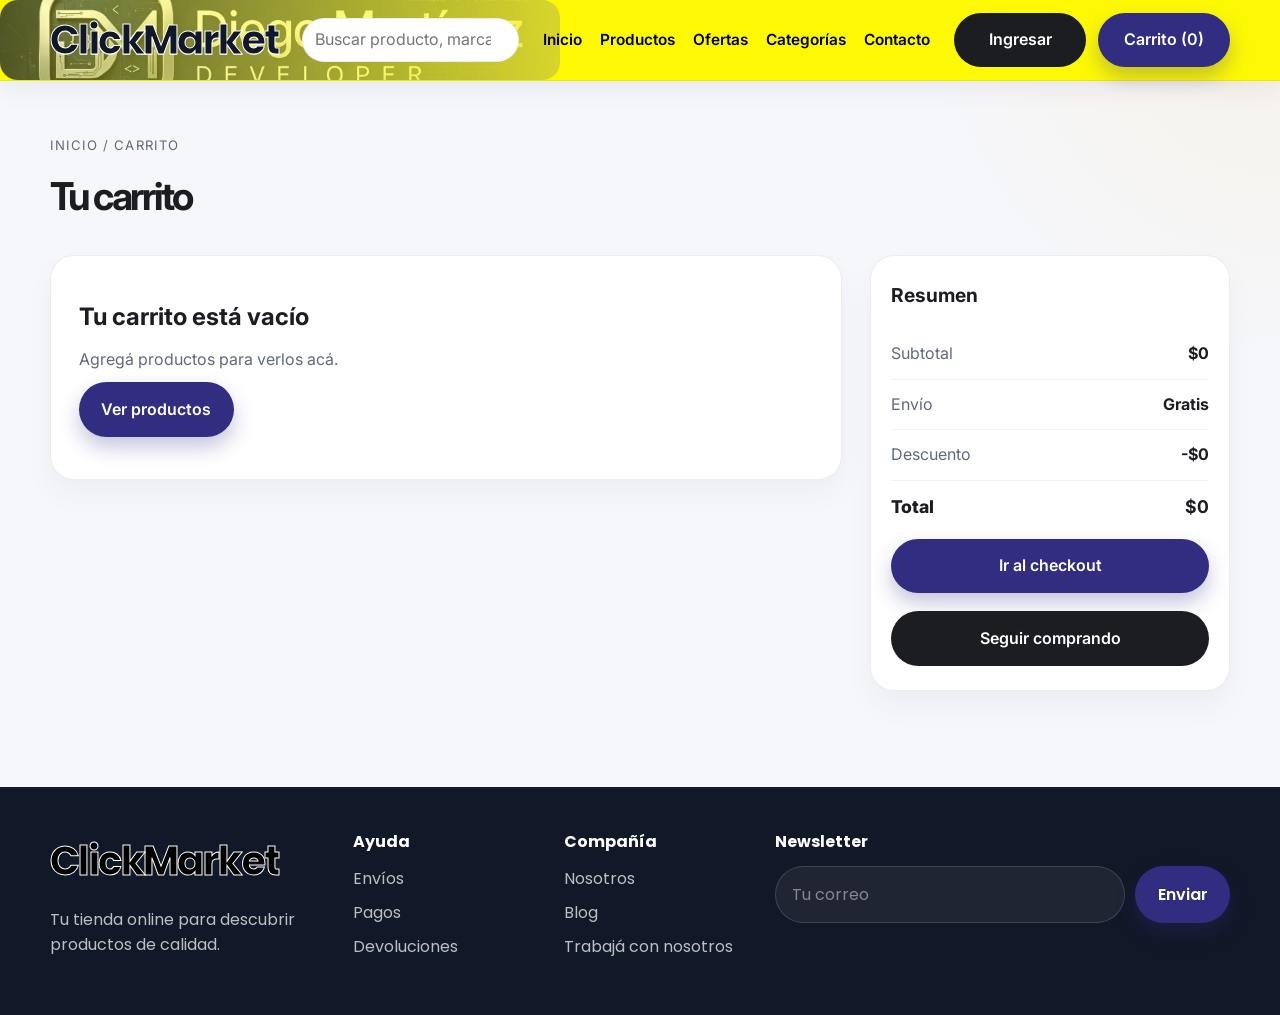
<file: carrito.html>
<!DOCTYPE html>
<html lang="es">
  <head>
    <meta charset="UTF-8" />
    <meta name="viewport" content="width=device-width, initial-scale=1.0" />
    <title>Carrito | ClickMarket</title>
    <link rel="preconnect" href="https://fonts.googleapis.com" />
    <link rel="preconnect" href="https://fonts.gstatic.com" crossorigin />
    <link
      href="https://fonts.googleapis.com/css2?family=Inter:wght@400;500;600;700;800&family=Poppins:wght@400;500;600;700;800&display=swap"
      rel="stylesheet"
    />
    <link rel="stylesheet" href="./base.css" />
    <link rel="stylesheet" href="./carrito.css" />
  </head>
  <body>
    <header class="topbar">
      <div class="container nav">
        <div class="brand">
          <span>ClickMarket</span>
        </div>

        <form class="search-form" role="search">
          <input class="buscador" type="search" placeholder="Buscar producto, marca o categoría..." aria-label="Buscar producto, marca o categoría" />
        </form>

        <nav class="nav-links" aria-label="Navegación principal">
          <a href="./index.html">Inicio</a>
          <a href="./productos.html">Productos</a>
          <a href="./index.html#ofertas">Ofertas</a>
          <a href="./index.html#categorias">Categorías</a>
          <a href="./contacto.html">Contacto</a>
        </nav>

        <div class="nav-actions">
          <button class="btn btn-light">Ingresar</button>
          <button class="btn btn-primary" type="button">Carrito (0)</button>
        </div>
      </div>
    </header>

    <main class="container page-shell cart-page">
      <div class="page-header">
        <div>
          <div class="breadcrumb">Inicio / Carrito</div>
          <h1>Tu carrito</h1>
        </div>
      </div>

      <section class="cart-layout">
        <div class="cart-items" aria-live="polite"></div>

        <aside class="summary-card">
          <h3>Resumen</h3>
          <div class="summary-row">
            <span>Subtotal</span>
            <strong id="cartSubtotal">$0</strong>
          </div>
          <div class="summary-row">
            <span>Envío</span>
            <strong id="cartShipping">$0</strong>
          </div>
          <div class="summary-row">
            <span>Descuento</span>
            <strong id="cartDiscount">-$0</strong>
          </div>
          <div class="summary-row total">
            <span>Total</span>
            <strong id="cartTotal">$0</strong>
          </div>
          <button class="btn btn-primary full-width" id="checkoutButton" type="button">Ir al checkout</button>
          <button class="btn btn-light full-width" id="continueShoppingButton" type="button">Seguir comprando</button>
        </aside>
      </section>
    </main>

    <footer class="footer">
      <div class="container footer-inner">
        <div>
          <div class="brand footer-brand">
            <span>ClickMarket</span>
          </div>
          <p>Tu tienda online para descubrir productos de calidad.</p>
        </div>

        <div>
          <h4>Ayuda</h4>
          <ul>
            <li><a href="./contacto.html?tipo=envios#reclamos">Envíos</a></li>
            <li><a href="./contacto.html?tipo=pagos#reclamos">Pagos</a></li>
            <li><a href="./contacto.html?tipo=devoluciones#reclamos">Devoluciones</a></li>
          </ul>
        </div>

        <div>
          <h4>Compañía</h4>
          <ul>
            <li><a class="nosotros" href="./nosotros.html">Nosotros</a></li>
            <li><a href="#">Blog</a></li>
            <li><a href="#">Trabajá con nosotros</a></li>
          </ul>
        </div>

        <div>
          <h4>Newsletter</h4>
          <div class="newsletter">
            <input type="email" placeholder="Tu correo" />
            <button class="btn btn-primary">Enviar</button>
          </div>
        </div>
      </div>
    </footer>
    <script src="./productos-data.js"></script>
    <script src="./auth.js"></script>
    <script src="./carrito.js"></script>
    <script src="./search.js"></script>
  </body>
</html>
</file>
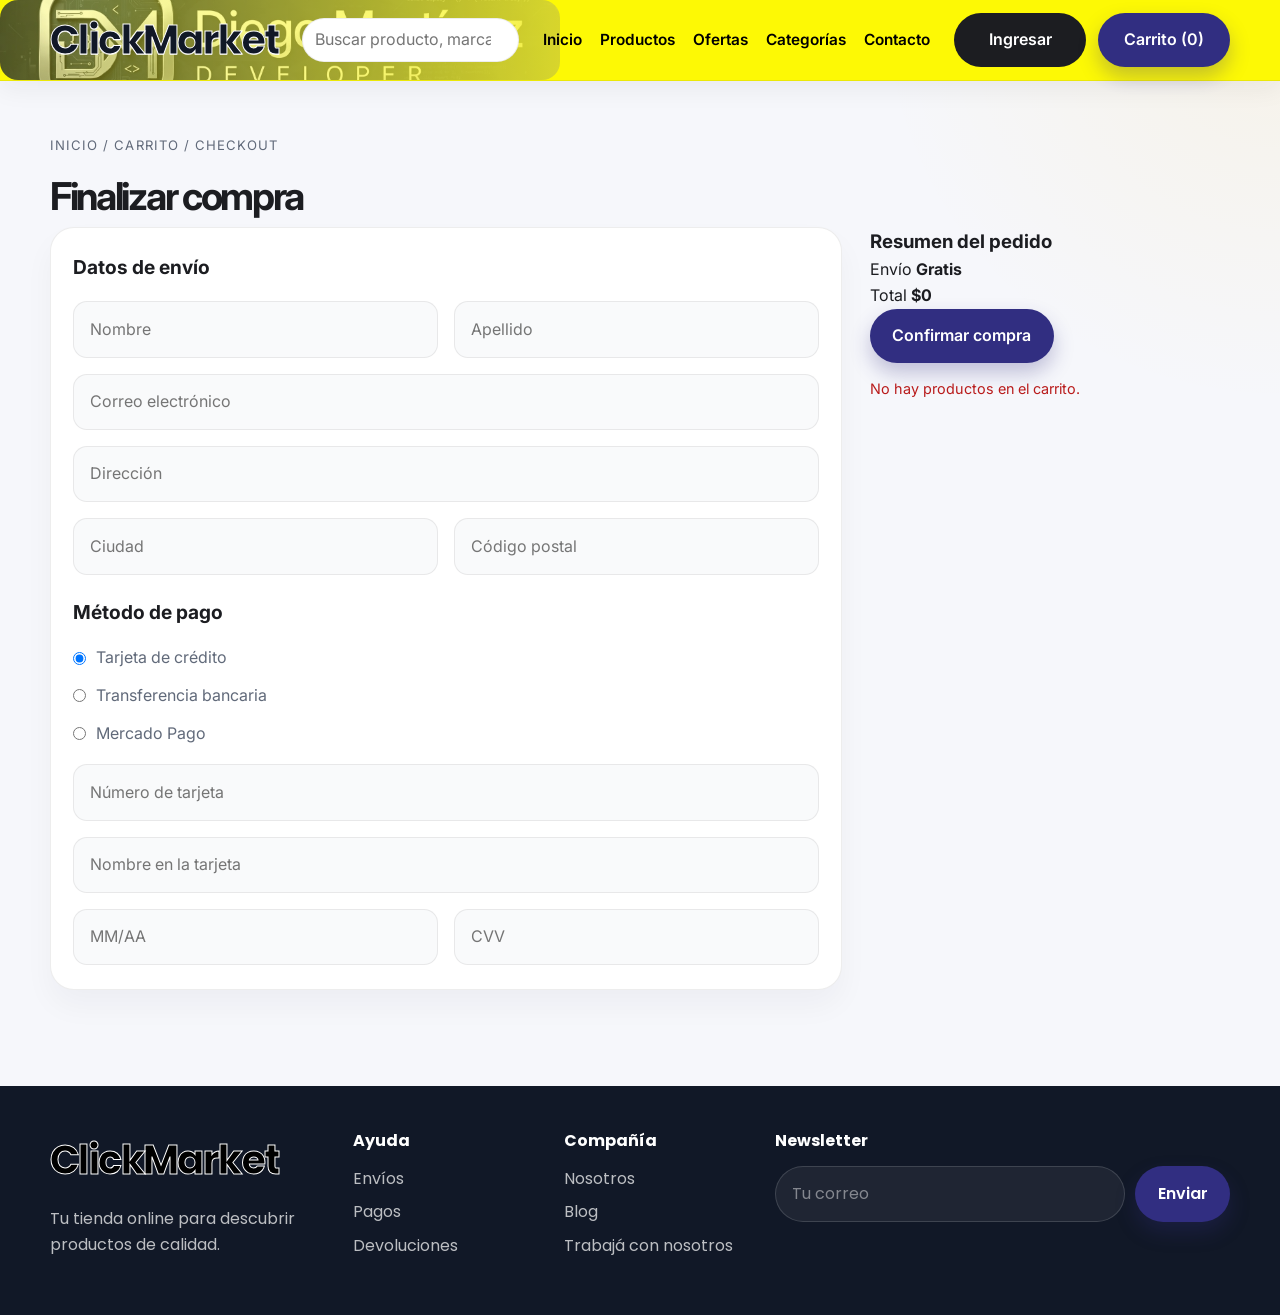
<file: checkout.html>
<!DOCTYPE html>
<html lang="es">
  <head>
    <meta charset="UTF-8" />
    <meta name="viewport" content="width=device-width, initial-scale=1.0" />
    <title>Checkout | ClickMarket</title>
    <link rel="preconnect" href="https://fonts.googleapis.com" />
    <link rel="preconnect" href="https://fonts.gstatic.com" crossorigin />
    <link
      href="https://fonts.googleapis.com/css2?family=Inter:wght@400;500;600;700;800&family=Poppins:wght@400;500;600;700;800&display=swap"
      rel="stylesheet"
    />
    <link rel="stylesheet" href="./base.css" />
    <link rel="stylesheet" href="./checkout.css" />
  </head>
  <body>
    <header class="topbar">
      <div class="container nav">
        <div class="brand">
          <span>ClickMarket</span>
        </div>

        <form class="search-form" role="search">
          <input class="buscador" type="search" placeholder="Buscar producto, marca o categoría..." aria-label="Buscar producto, marca o categoría" />
        </form>

        <nav class="nav-links" aria-label="Navegación principal">
          <a href="./index.html">Inicio</a>
          <a href="./productos.html">Productos</a>
          <a href="./index.html#ofertas">Ofertas</a>
          <a href="./index.html#categorias">Categorías</a>
          <a href="./contacto.html">Contacto</a>
        </nav>

        <div class="nav-actions">
          <button class="btn btn-light">Ingresar</button>
          <button class="btn btn-primary" type="button">Carrito (0)</button>
        </div>
      </div>
    </header>

    <main class="container page-shell checkout-page">
      <div class="breadcrumb">Inicio / Carrito / Checkout</div>
      <h1>Finalizar compra</h1>

      <section class="checkout-layout">
        <form class="checkout-form card-form" id="checkoutForm">
          <div class="form-section">
            <h3>Datos de envío</h3>
            <div class="form-grid">
              <input type="text" name="nombre" placeholder="Nombre" required autocomplete="given-name" />
              <input type="text" name="apellido" placeholder="Apellido" required autocomplete="family-name" />
              <input type="email" name="email" placeholder="Correo electrónico" class="full" required autocomplete="email" />
              <input type="text" name="direccion" placeholder="Dirección" class="full" required autocomplete="street-address" />
              <input type="text" name="ciudad" placeholder="Ciudad" required autocomplete="address-level2" />
              <input type="text" name="codigoPostal" placeholder="Código postal" required autocomplete="postal-code" />
            </div>
          </div>

          <div class="form-section">
            <h3>Método de pago</h3>
            <div class="payment-options">
              <label><input type="radio" name="pago" checked /> Tarjeta de crédito</label>
              <label><input type="radio" name="pago" /> Transferencia bancaria</label>
              <label><input type="radio" name="pago" /> Mercado Pago</label>
            </div>

            <div class="form-grid">
              <input type="text" name="numeroTarjeta" placeholder="Número de tarjeta" class="full" required inputmode="numeric" autocomplete="cc-number" />
              <input type="text" name="titularTarjeta" placeholder="Nombre en la tarjeta" class="full" required autocomplete="cc-name" />
              <input type="text" name="vencimiento" placeholder="MM/AA" required autocomplete="cc-exp" />
              <input type="text" name="cvv" placeholder="CVV" required inputmode="numeric" autocomplete="cc-csc" />
            </div>
          </div>
        </form>

        <aside class="summary-card">
          <h3>Resumen del pedido</h3>
          <div id="checkoutItems"></div>
          <div class="summary-row">
            <span>Envío</span>
            <strong id="checkoutShipping">$0</strong>
          </div>
          <div class="summary-row total">
            <span>Total</span>
            <strong id="checkoutTotal">$0</strong>
          </div>
          <button class="btn btn-primary full-width" type="submit" form="checkoutForm">Confirmar compra</button>
          <p class="checkout-message" id="checkoutMessage" role="status" aria-live="polite"></p>
        </aside>
      </section>
    </main>

    <footer class="footer">
      <div class="container footer-inner">
        <div>
          <div class="brand footer-brand">
            <span>ClickMarket</span>
          </div>
          <p>Tu tienda online para descubrir productos de calidad.</p>
        </div>

        <div>
          <h4>Ayuda</h4>
          <ul>
            <li><a href="./contacto.html?tipo=envios#reclamos">Envíos</a></li>
            <li><a href="./contacto.html?tipo=pagos#reclamos">Pagos</a></li>
            <li><a href="./contacto.html?tipo=devoluciones#reclamos">Devoluciones</a></li>
          </ul>
        </div>

        <div>
          <h4>Compañía</h4>
          <ul>
            <li><a class="nosotros" href="./nosotros.html">Nosotros</a></li>
            <li><a href="#">Blog</a></li>
            <li><a href="#">Trabajá con nosotros</a></li>
          </ul>
        </div>

        <div>
          <h4>Newsletter</h4>
          <div class="newsletter">
            <input type="email" placeholder="Tu correo" />
            <button class="btn btn-primary">Enviar</button>
          </div>
        </div>
      </div>
    </footer>
    <script src="./productos-data.js"></script>
    <script src="./auth.js"></script>
    <script src="./carrito.js"></script>
    <script src="./checkout.js"></script>
    <script src="./search.js"></script>
  </body>
</html>
</file>
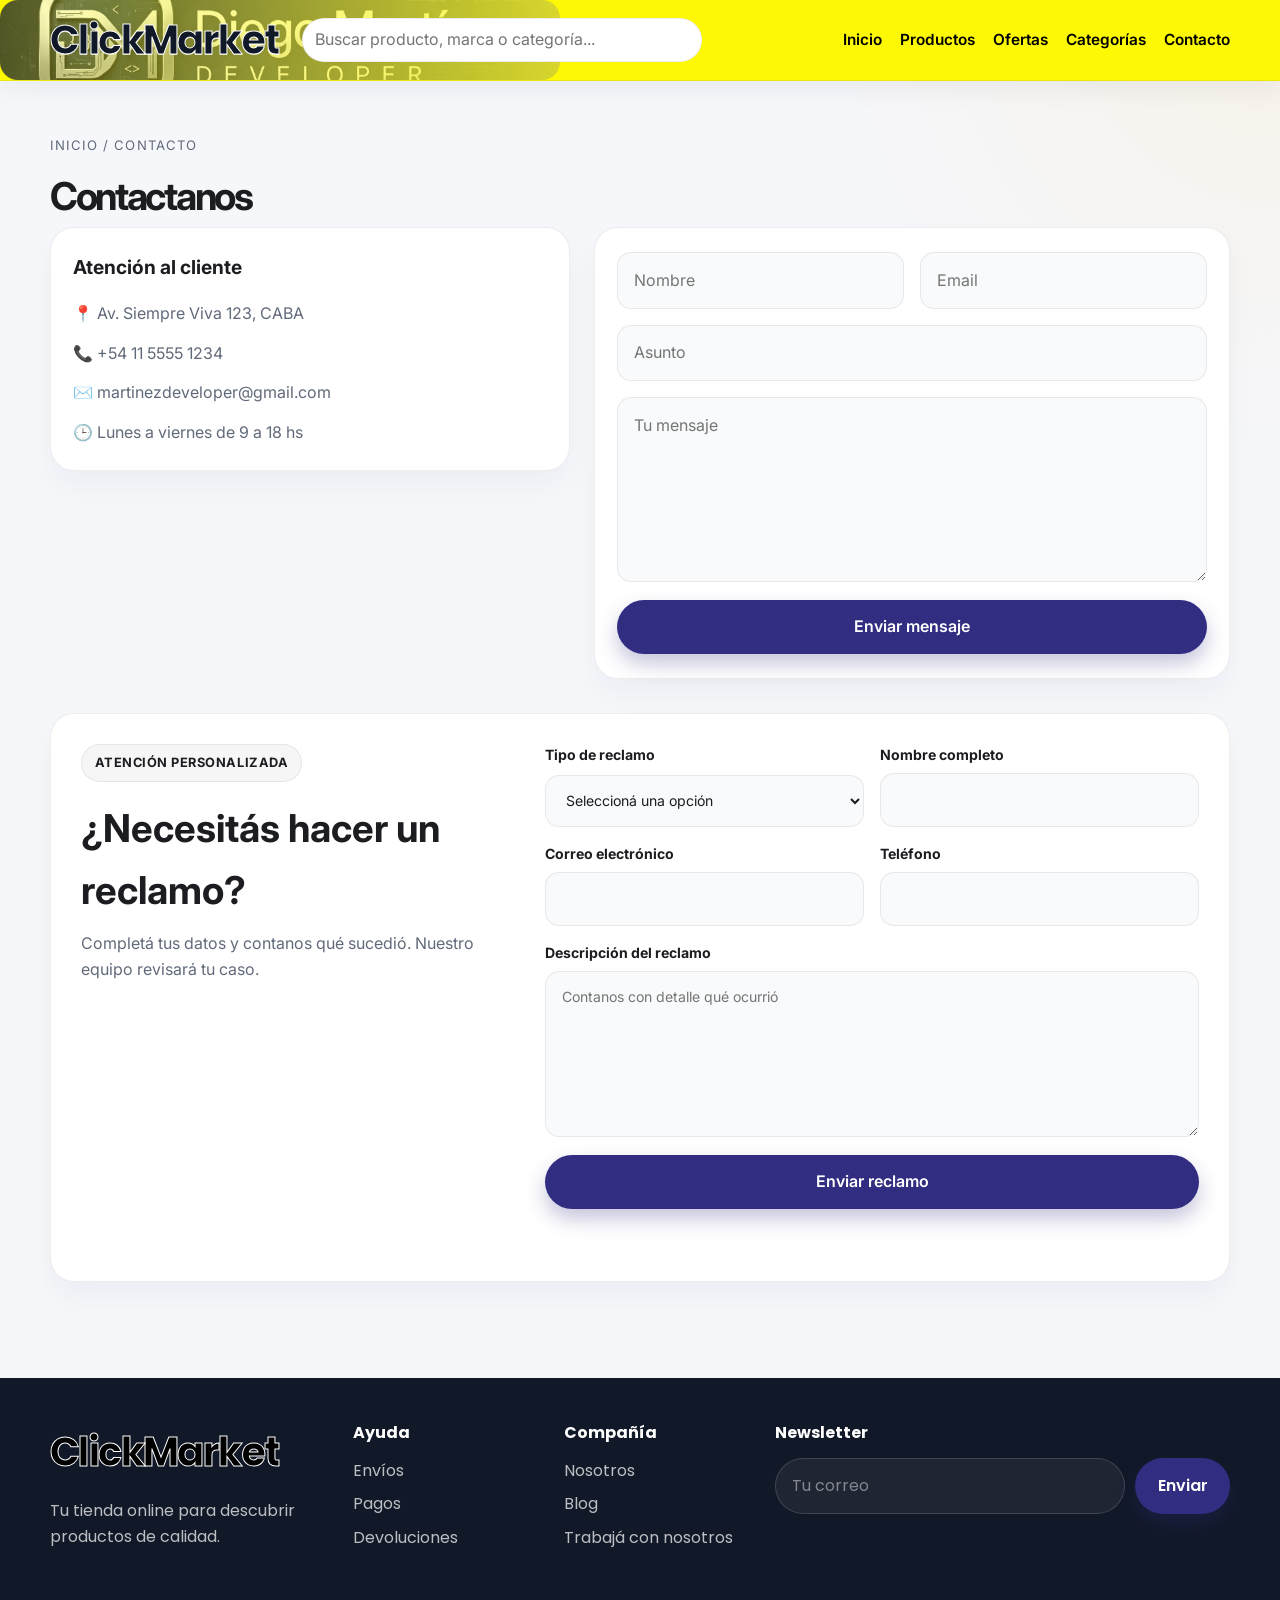
<file: contacto.html>
<!DOCTYPE html>
<html lang="es">
  <head>
    <meta charset="UTF-8" />
    <meta name="viewport" content="width=device-width, initial-scale=1.0" />
    <title>Contacto | ClickMarket</title>
    <link rel="preconnect" href="https://fonts.googleapis.com" />
    <link rel="preconnect" href="https://fonts.gstatic.com" crossorigin />
    <link
      href="https://fonts.googleapis.com/css2?family=Inter:wght@400;500;600;700;800&family=Poppins:wght@400;500;600;700;800&display=swap"
      rel="stylesheet"
    />
    <link rel="stylesheet" href="./base.css" />
    <link rel="stylesheet" href="./contacto.css" />
  </head>
  <body>
    <header class="topbar">
      <div class="container nav">
        <div class="brand">
          <span>ClickMarket</span>
        </div>

        <form class="search-form" role="search">
          <input class="buscador" type="search" placeholder="Buscar producto, marca o categoría..." aria-label="Buscar producto, marca o categoría" />
        </form>

        <nav class="nav-links" aria-label="Navegación principal">
          <a href="./index.html">Inicio</a>
          <a href="./productos.html">Productos</a>
          <a href="./index.html#ofertas">Ofertas</a>
          <a href="./index.html#categorias">Categorías</a>
          <a href="./contacto.html">Contacto</a>
        </nav>

      
      </div>
    </header>

    <main class="container page-shell contact-page">
      <div class="breadcrumb">Inicio / Contacto</div>
      <h1>Contactanos</h1>

      <section class="contact-layout">
        <div class="contact-info card-form">
          <h3>Atención al cliente</h3>
          <ul>
            <li>📍 Av. Siempre Viva 123, CABA</li>
            <li>📞 +54 11 5555 1234</li>
            <li>✉️ martinezdeveloper@gmail.com</li>
            <li>🕒 Lunes a viernes de 9 a 18 hs</li>
          </ul>
        </div>

        <form class="contact-form card-form">
          <div class="form-grid">
            <input type="text" placeholder="Nombre" />
            <input type="email" placeholder="Email" />
            <input type="text" placeholder="Asunto" class="full" />
            <textarea placeholder="Tu mensaje" class="full" rows="6"></textarea>
          </div>
          <button class="btn btn-primary">Enviar mensaje</button>
        </form>
      </section>

      <section class="claims-section" id="reclamos" aria-labelledby="claims-title">
        <div class="claims-heading">
          <p class="eyebrow dark">Atención personalizada</p>
          <h2 id="claims-title">¿Necesitás hacer un reclamo?</h2>
          <p>Completá tus datos y contanos qué sucedió. Nuestro equipo revisará tu caso.</p>
        </div>

        <form class="claim-form" id="claimForm">
          <div class="claim-grid">
            <label>
              Tipo de reclamo
              <select name="tipo" id="claimType" required>
                <option value="">Seleccioná una opción</option>
                <option value="envios">Envíos</option>
                <option value="pagos">Pagos</option>
                <option value="devoluciones">Devoluciones</option>
                <option value="otro">Otro motivo</option>
              </select>
            </label>
            <label>
              Nombre completo
              <input type="text" name="nombre" required autocomplete="name" />
            </label>
            <label>
              Correo electrónico
              <input type="email" name="email" required autocomplete="email" />
            </label>
            <label>
              Teléfono
              <input type="tel" name="telefono" required autocomplete="tel" />
            </label>
            <label class="claim-full">
              Descripción del reclamo
              <textarea name="descripcion" rows="6" required placeholder="Contanos con detalle qué ocurrió"></textarea>
            </label>
          </div>
          <button class="btn btn-primary" type="submit">Enviar reclamo</button>
          <p class="claim-message" id="claimMessage" role="status" aria-live="polite"></p>
        </form>
      </section>
    </main>

    <footer class="footer">
      <div class="container footer-inner">
        <div>
          <div class="brand footer-brand">
            <span>ClickMarket</span>
          </div>
          <p>Tu tienda online para descubrir productos de calidad.</p>
        </div>

        <div>
          <h4>Ayuda</h4>
          <ul>
            <li><a href="./contacto.html?tipo=envios#reclamos">Envíos</a></li>
            <li><a href="./contacto.html?tipo=pagos#reclamos">Pagos</a></li>
            <li><a href="./contacto.html?tipo=devoluciones#reclamos">Devoluciones</a></li>
          </ul>
        </div>

        <div>
          <h4>Compañía</h4>
          <ul>
            <li><a class="nosotros" href="./nosotros.html">Nosotros</a></li>
            <li><a href="#">Blog</a></li>
            <li><a href="#">Trabajá con nosotros</a></li>
          </ul>
        </div>

        <div>
          <h4>Newsletter</h4>
          <div class="newsletter">
            <input type="email" placeholder="Tu correo" />
            <button class="btn btn-primary">Enviar</button>
          </div>
        </div>
      </div>
    </footer>
    <script src="contacto.js"></script>
    <script src="./auth.js"></script>
    <script src="./carrito.js"></script>
    <script src="./search.js"></script>
  </body>
</html>
</file>
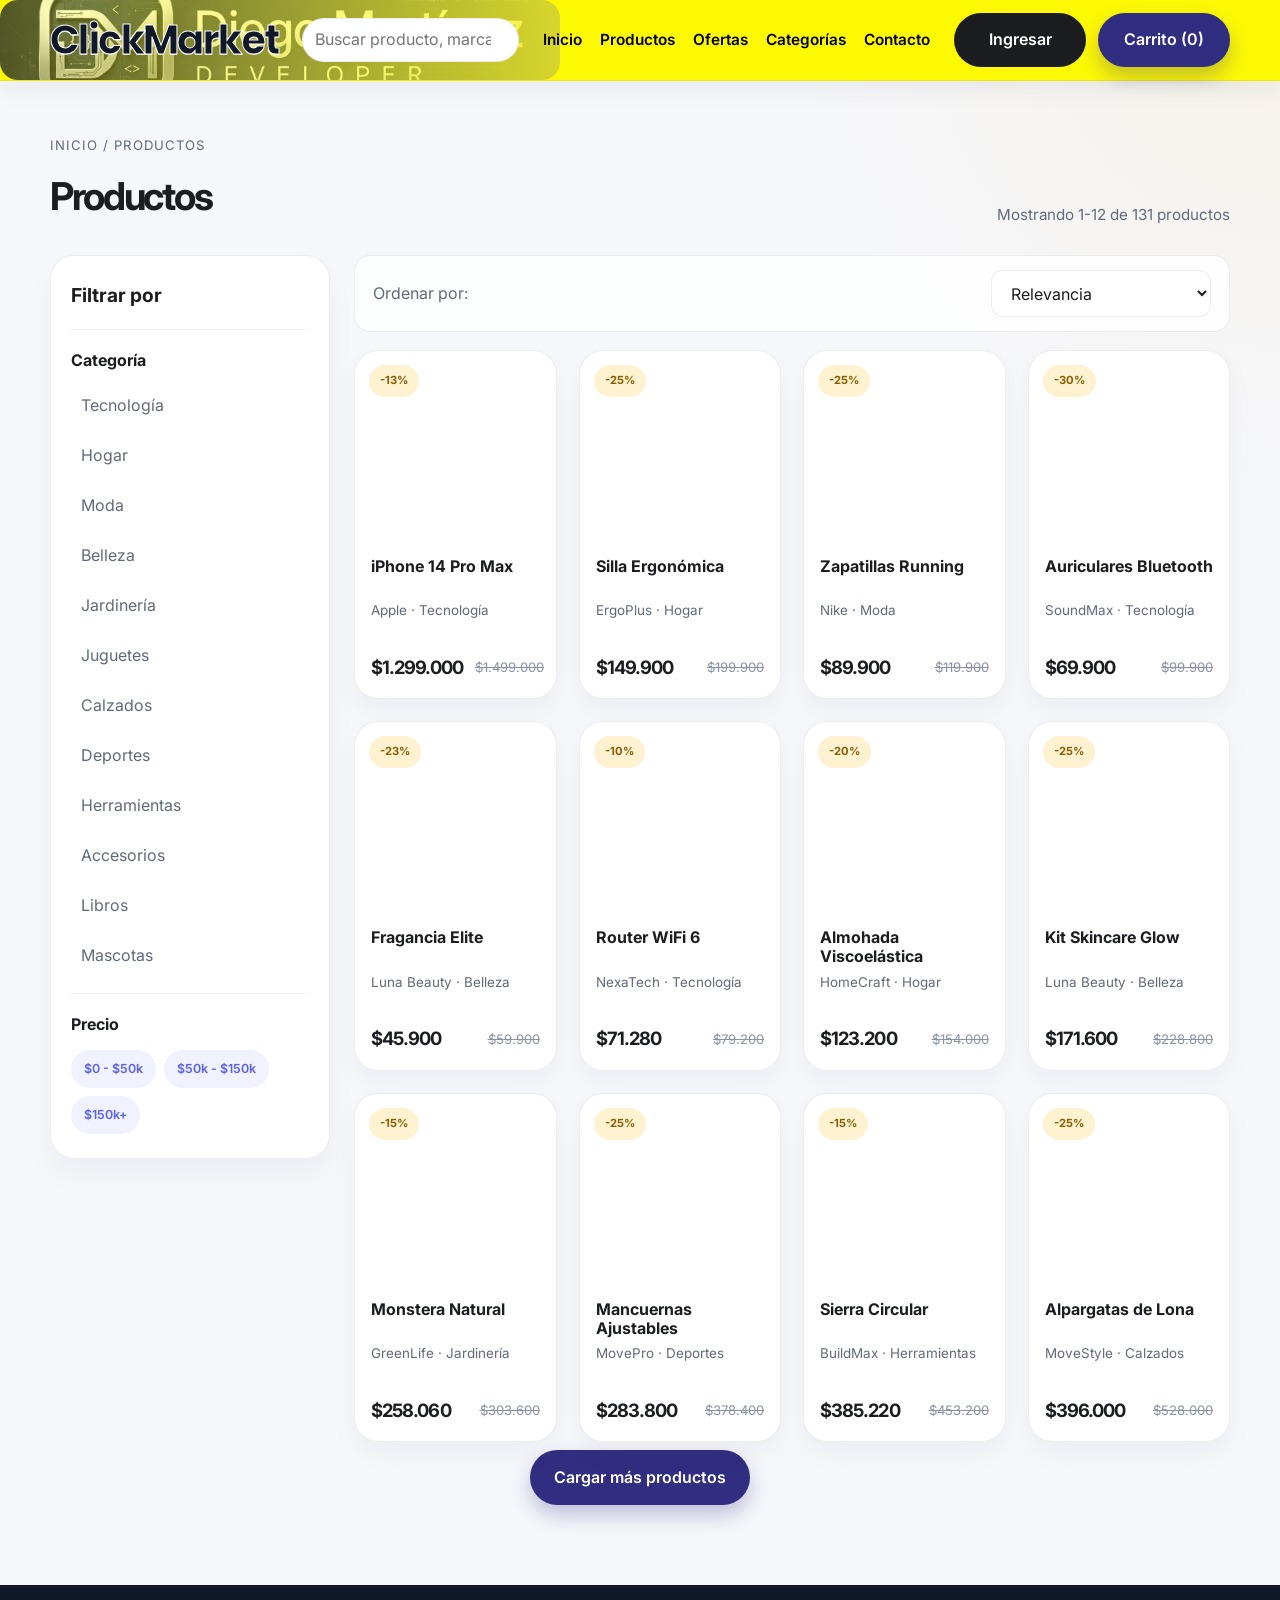
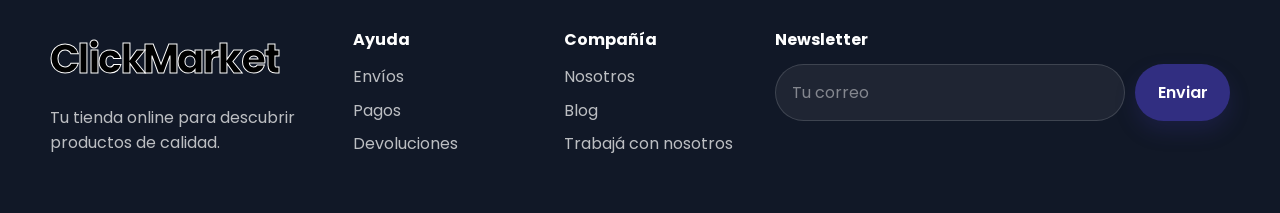
<file: detalle-producto.html>
<!DOCTYPE html>
<html lang="es">
  <head>
    <meta charset="UTF-8" />
    <meta name="viewport" content="width=device-width, initial-scale=1.0" />
    <title>Detalle del producto | ClickMarket</title>
    <link rel="preconnect" href="https://fonts.googleapis.com" />
    <link rel="preconnect" href="https://fonts.gstatic.com" crossorigin />
    <link
      href="https://fonts.googleapis.com/css2?family=Inter:wght@400;500;600;700;800&family=Poppins:wght@400;500;600;700;800&display=swap"
      rel="stylesheet"
    />
    <link rel="stylesheet" href="./base.css" />
    <link rel="stylesheet" href="./detalle.css" />
  </head>
  <body>
    <header class="topbar">
      <div class="container nav">
        <div class="brand">
          <span>ClickMarket</span>
        </div>

        <form class="search-form" role="search">
          <input class="buscador" type="search" placeholder="Buscar producto, marca o categoría..." aria-label="Buscar producto, marca o categoría" />
        </form>

        <nav class="nav-links" aria-label="Navegación principal">
          <a href="./index.html">Inicio</a>
          <a href="./productos.html">Productos</a>
          <a href="./index.html#ofertas">Ofertas</a>
          <a href="./index.html#categorias">Categorías</a>
          <a href="./contacto.html">Contacto</a>
        </nav>

        <div class="nav-actions">
          <button class="btn btn-light">Ingresar</button>
          <button class="btn btn-primary">Carrito (2)</button>
        </div>
      </div>
    </header>

    <main class="container page-shell detail-page">
      <div class="breadcrumb" id="productBreadcrumb">Inicio / Productos</div>

      <section class="detail-layout">
        <div class="product-gallery">
          <div class="main-image">
            <img id="productImage" src="" alt="" />
          </div>
          <div class="thumbs" id="productThumbs">
            <img src="" alt="Vista del producto" />
          </div>
        </div>

        <div class="detail-info">
          <span class="eyebrow dark" id="productBrand"></span>
          <h1 id="productName"></h1>

          <div class="rating-row">
            <span id="productRating"></span>
            <span id="productReviews"></span>
          </div>

          <div class="price-block">
            <strong id="productPrice"></strong>
            <span id="productOriginalPrice"></span>
          </div>

          <p class="product-description" id="productDescription"></p>

          <div class="purchase-box">
            <label for="quantity">Cantidad</label>
            <div class="quantity-box">
              <button type="button" id="decreaseQuantity">-</button>
              <input id="quantity" type="number" value="1" min="1" />
              <button type="button" id="increaseQuantity">+</button>
            </div>
          </div>

          <div class="cta-row">
            <button class="btn btn-primary" id="addToCart" type="button">Agregar al carrito</button>
            <button class="btn btn-light" id="buyNow" type="button">Comprar ahora</button>
          </div>

          <ul class="detail-points">
            <li>Envío gratis en compras mayores a $100.000</li>
            <li>Garantía oficial de 12 meses</li>
            <li id="productInstallments"></li>
          </ul>
        </div>
      </section>

      
    </main>

    <footer class="footer">
      <div class="container footer-inner">
        <div>
          <div class="brand footer-brand">
            <span>ClickMarket</span>
          </div>
          <p>Tu tienda online para descubrir productos de calidad.</p>
        </div>

        <div>
          <h4>Ayuda</h4>
          <ul>
            <li><a href="./contacto.html?tipo=envios#reclamos">Envíos</a></li>
            <li><a href="./contacto.html?tipo=pagos#reclamos">Pagos</a></li>
            <li><a href="./contacto.html?tipo=devoluciones#reclamos">Devoluciones</a></li>
          </ul>
        </div>

        <div>
          <h4>Compañía</h4>
          <ul>
            <li><a class="nosotros" href="./nosotros.html">Nosotros</a></li>
            <li><a href="#">Blog</a></li>
            <li><a href="#">Trabajá con nosotros</a></li>
          </ul>
        </div>

        <div>
          <h4>Newsletter</h4>
          <div class="newsletter">
            <input type="email" placeholder="Tu correo" />
            <button class="btn btn-primary">Enviar</button>
          </div>
        </div>
      </div>
    </footer>
    <script src="./productos-data.js"></script>
    <script src="./detalle-producto.js"></script>
    <script src="./auth.js"></script>
    <script src="./carrito.js"></script>
    <script src="./search.js"></script>
  </body>
</html>
</file>
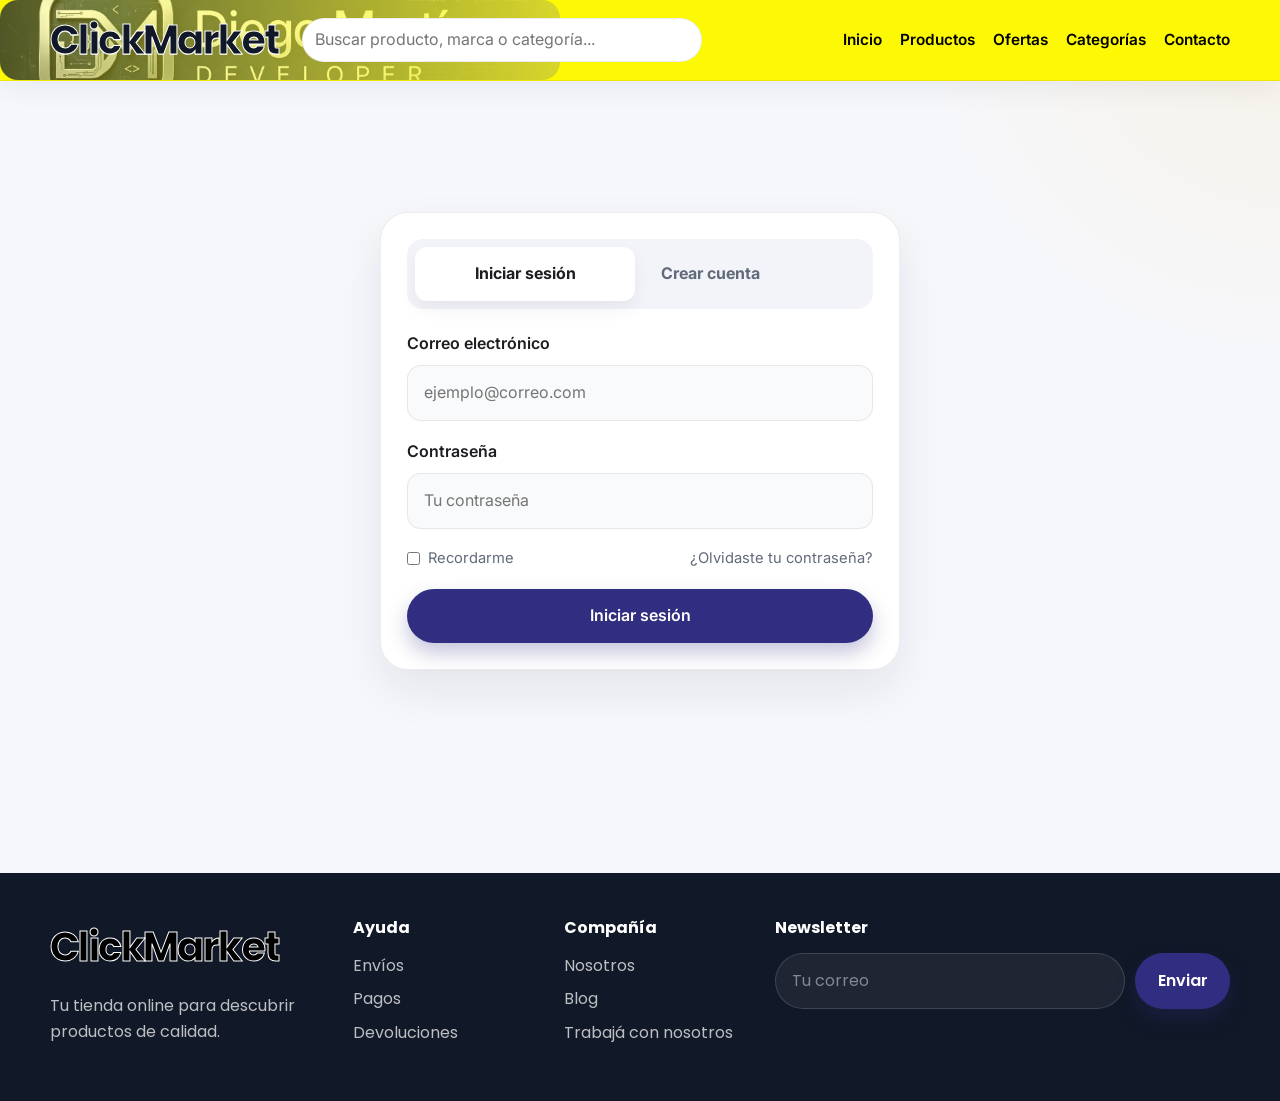
<file: login.html>
<!DOCTYPE html>
<html lang="es">
  <head>
    <meta charset="UTF-8" />
    <meta name="viewport" content="width=device-width, initial-scale=1.0" />
    <title>Ingresar | ClickMarket</title>
    <link rel="preconnect" href="https://fonts.googleapis.com" />
    <link rel="preconnect" href="https://fonts.gstatic.com" crossorigin />
    <link
      href="https://fonts.googleapis.com/css2?family=Inter:wght@400;500;600;700;800&family=Poppins:wght@400;500;600;700;800&display=swap"
      rel="stylesheet"
    />
    <link rel="stylesheet" href="./base.css" />
    <link rel="stylesheet" href="./login.css" />
  </head>
  <body>
    <header class="topbar">
      <div class="container nav">
        <div class="brand">
          <span>ClickMarket</span>
        </div>

        <form class="search-form" role="search">
          <input class="buscador" type="search" placeholder="Buscar producto, marca o categoría..." aria-label="Buscar producto, marca o categoría" />
        </form>

        <nav class="nav-links" aria-label="Navegación principal">
          <a href="./index.html">Inicio</a>
          <a href="./productos.html">Productos</a>
          <a href="./index.html#ofertas">Ofertas</a>
          <a href="./index.html#categorias">Categorías</a>
          <a href="./contacto.html">Contacto</a>
        </nav>
      </div>
    </header>

    <main class="auth-page">
      <section class="auth-card">
        <div class="auth-tabs">
          <button class="tab active" type="button">Iniciar sesión</button>
          <a class="tab" href="./registro.html">Crear cuenta</a>
        </div>

        <form class="auth-form active" aria-label="Formulario de inicio de sesión">
          <div class="field-group">
            <label for="emailLogin">Correo electrónico</label>
            <input id="emailLogin" type="email" placeholder="ejemplo@correo.com" />
          </div>

          <div class="field-group">
            <label for="passwordLogin">Contraseña</label>
            <input id="passwordLogin" type="password" placeholder="Tu contraseña" />
          </div>

          <div class="row-inline">
            <label class="checkbox-wrap">
              <input type="checkbox" />
              <span>Recordarme</span>
            </label>
            <a href="#">¿Olvidaste tu contraseña?</a>
          </div>

          <button type="submit" class="btn btn-primary full-width">Iniciar sesión</button>
        </form>

      </section>
    </main>

      
    <footer class="footer">
      <div class="container footer-inner">
        <div>
          <div class="brand footer-brand">
            <span>ClickMarket</span>
          </div>
          <p>Tu tienda online para descubrir productos de calidad.</p>
        </div>

        <div>
          <h4>Ayuda</h4>
          <ul>
            <li><a href="./contacto.html?tipo=envios#reclamos">Envíos</a></li>
            <li><a href="./contacto.html?tipo=pagos#reclamos">Pagos</a></li>
            <li><a href="./contacto.html?tipo=devoluciones#reclamos">Devoluciones</a></li>
          </ul>
        </div>

        <div>
          <h4>Compañía</h4>
          <ul>
            <li><a class="nosotros" href="./nosotros.html">Nosotros</a></li>
            <li><a href="#">Blog</a></li>
            <li><a href="#">Trabajá con nosotros</a></li>
          </ul>
        </div>

        <div>
          <h4>Newsletter</h4>
          <div class="newsletter">
            <input type="email" placeholder="Tu correo" />
            <button class="btn btn-primary">Enviar</button>
          </div>
        </div>
      </div>
    </footer>
    <script src="./login.js"></script>
    <script src="./auth.js"></script>
    <script src="./carrito.js"></script>
    <script src="./search.js"></script>
  </body>
</html>
</file>
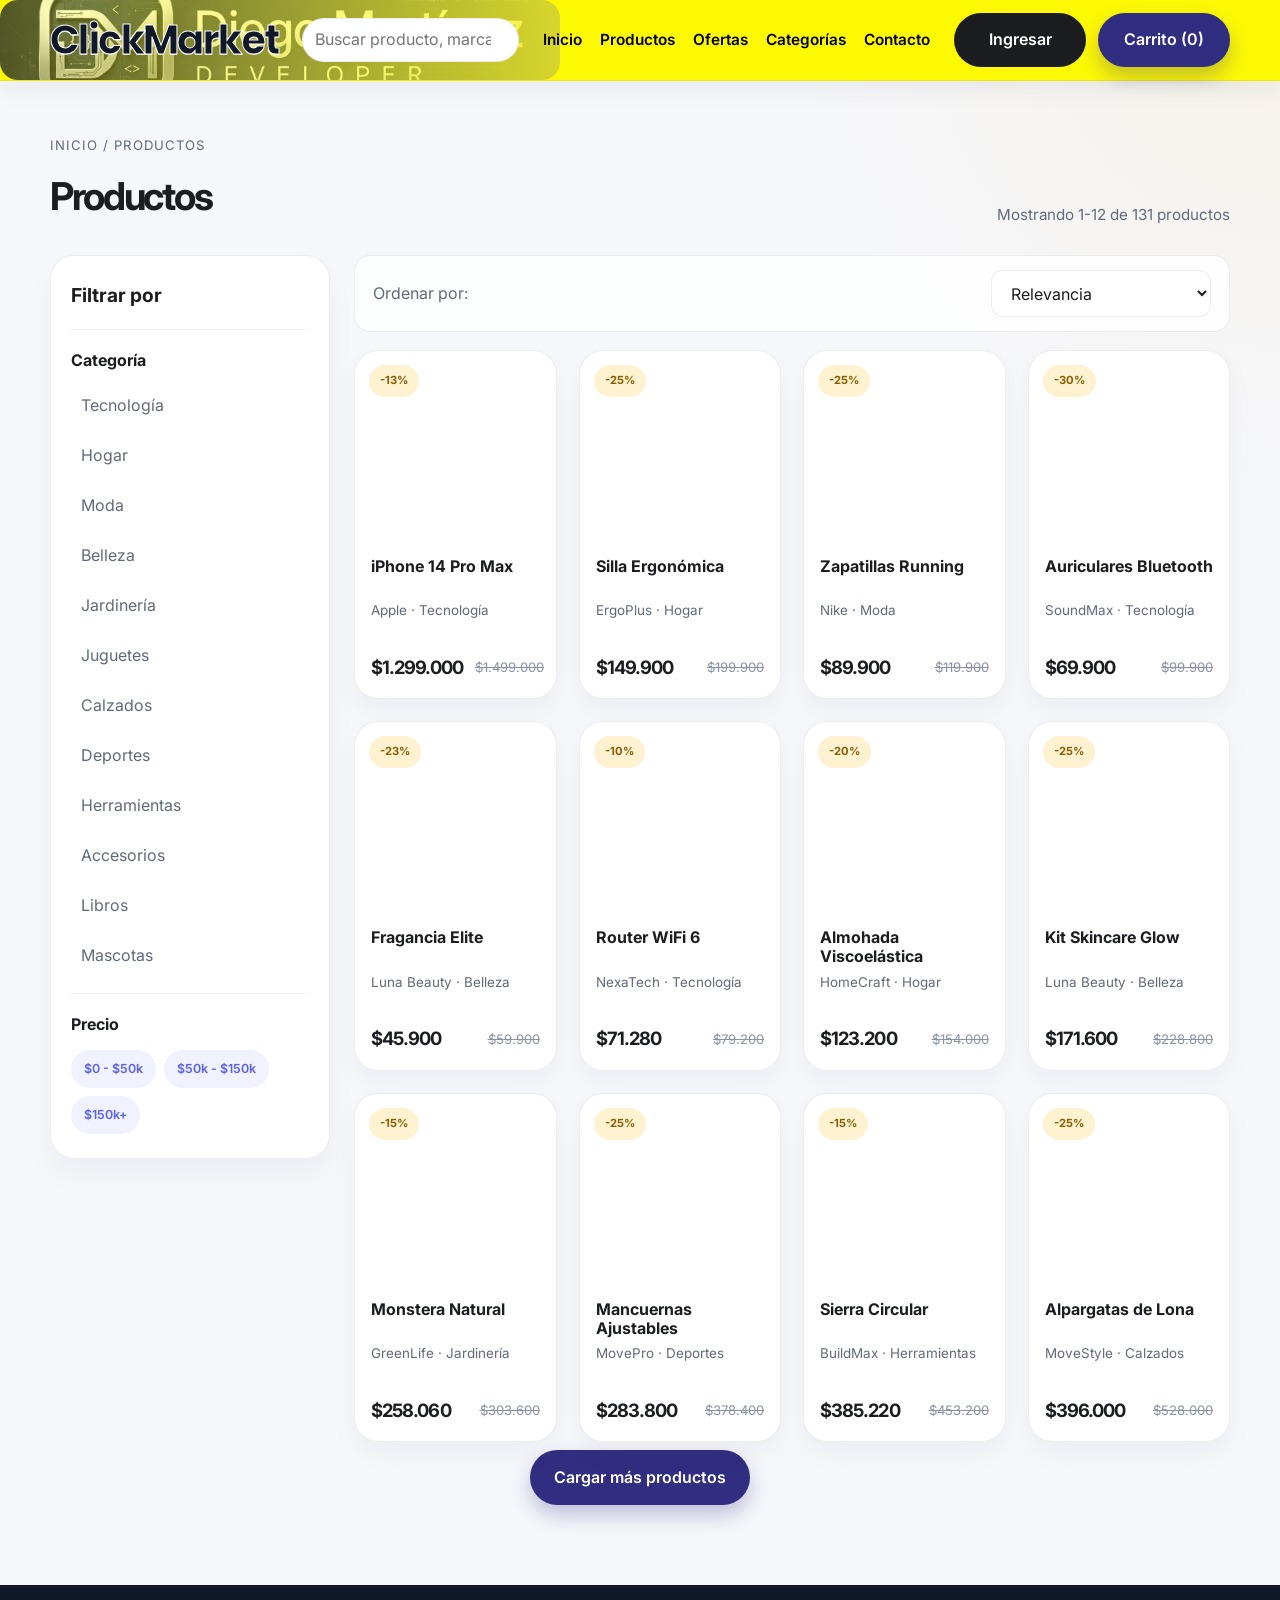
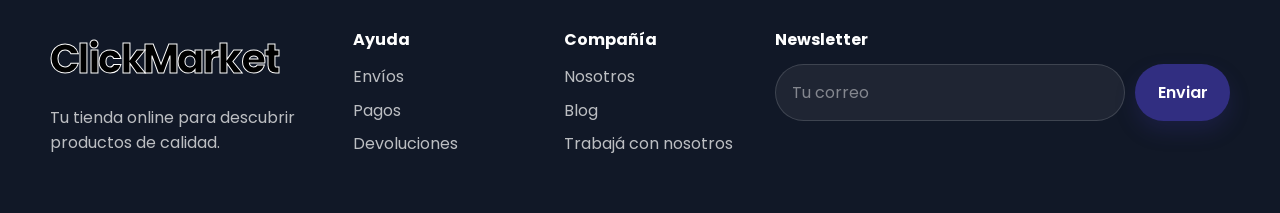
<file: productos.html>
<!DOCTYPE html>
<html lang="es">
  <head>
    <meta charset="UTF-8" />
    <meta name="viewport" content="width=device-width, initial-scale=1.0" />
    <title>Productos | ClickMarket</title>
    <link rel="preconnect" href="https://fonts.googleapis.com" />
    <link rel="preconnect" href="https://fonts.gstatic.com" crossorigin />
    <link
      href="https://fonts.googleapis.com/css2?family=Inter:wght@400;500;600;700;800&family=Poppins:wght@400;500;600;700;800&display=swap"
      rel="stylesheet"
    />
    <link rel="stylesheet" href="base.css" />
    <link rel="stylesheet" href="productos.css" />
  </head>
  <body>
    <header class="topbar">
      <div class="container nav">
        <div class="brand">
          <span>ClickMarket</span>
        </div>

        <form class="search-form" role="search">
          <input class="buscador" type="search" placeholder="Buscar producto, marca o categoría..." aria-label="Buscar producto, marca o categoría" />
        </form>

        <nav class="nav-links" aria-label="Navegación principal">
          <a href="./index.html">Inicio</a>
          <a href="./productos.html">Productos</a>
          <a href="./index.html#ofertas">Ofertas</a>
          <a href="./index.html#categorias">Categorías</a>
          <a href="./contacto.html">Contacto</a>
        </nav>

        <div class="nav-actions">
          <button class="btn btn-light">Ingresar</button>
          <button class="btn btn-primary">Carrito </button>
        </div>
      </div>
    </header>

    <main class="container page-shell">
      <div class="page-header">
        <div>
          <div class="breadcrumb">Inicio / Productos</div>
          <h1>Productos</h1>
        </div>
        <div class="result-summary">Mostrando 1-12 de 148 productos</div>
      </div>

      <section class="catalog-layout">
        <aside class="filters-card">
          <h3>Filtrar por</h3>

          <div class="filter-group">
            <label>Categoría</label>
            <ul>
              <li><a href="#" data-category="tecnologia">Tecnología</a></li>
              <li><a href="#" data-category="hogar">Hogar</a></li>
              <li><a href="#" data-category="moda">Moda</a></li>
              <li><a href="#" data-category="belleza">Belleza</a></li>
              <li><a href="#" data-category="jardineria">Jardinería</a></li>
              <li><a href="#" data-category="juguetes">Juguetes</a></li>
              <li><a href="#" data-category="calzados">Calzados</a></li>
              <li><a href="#" data-category="deportes">Deportes</a></li>
              <li><a href="#" data-category="herramientas">Herramientas</a></li>
              <li><a href="#" data-category="accesorios">Accesorios</a></li>
              <li><a href="#" data-category="libros">Libros</a></li>
              <li><a href="#" data-category="mascotas">Mascotas</a></li>
            </ul>
          </div>

          <div class="filter-group">
            <label>Precio</label>
            <div class="range-tags">
              <button type="button" data-min-price="0" data-max-price="50000">$0 - $50k</button>
              <button type="button" data-min-price="50000" data-max-price="150000">$50k - $150k</button>
              <button type="button" data-min-price="150000">$150k+</button>
            </div>
          </div>

      
        </aside>

        <div class="catalog-products">
          <div class="sort-bar">
            <span>Ordenar por:</span>
            <select aria-label="Ordenar productos">
              <option value="relevance">Relevancia</option>
              <option value="price-asc">Precio: menor a mayor</option>
              <option value="price-desc">Precio: mayor a menor</option>
              <option value="newest">Más nuevos</option>
            </select>
          </div>

          <div class="product-grid">
            <article class="product-card">
              <span class="badge">Nuevo</span>
              <img src="https://images.unsplash.com/photo-1511707171634-5f897ff02aa9?auto=format&fit=crop&w=900&q=80" alt="Smartphone" />
              <div class="product-info">
                <h3>iPhone 14 Pro</h3>
                <p>Apple · 256GB</p>
                <div class="product-price-row">
                  <strong>$1.299.000</strong>
                  <span>$1.499.000</span>
                </div>
              </div>
            </article>

            <article class="product-card">
              <span class="badge sale">-20%</span>
              <img src="https://images.unsplash.com/photo-1542291026-7eec264c27ff?auto=format&fit=crop&w=900&q=80" alt="Zapatillas" />
              <div class="product-info">
                <h3>Zapatillas Run</h3>
                <p>Moda · Deportiva</p>
                <div class="product-price-row">
                  <strong>$79.900</strong>
                  <span>$99.900</span>
                </div>
              </div>
            </article>

            <article class="product-card">
              <span class="badge">Top</span>
              <img src="https://images.unsplash.com/photo-1505693416388-ac5ce068fe85?auto=format&fit=crop&w=900&q=80" alt="Silla" />
              <div class="product-info">
                <h3>Silla Ergonómica</h3>
                <p>Hogar · Oficina</p>
                <div class="product-price-row">
                  <strong>$149.900</strong>
                  <span>$199.900</span>
                </div>
              </div>
            </article>

            <article class="product-card">
              <span class="badge sale">-15%</span>
              <img src="https://images.unsplash.com/photo-1546435770-a3e426bf472b?auto=format&fit=crop&w=900&q=80" alt="Auriculares" />
              <div class="product-info">
                <h3>Auriculares Pro</h3>
                <p>Tech · Audio</p>
                <div class="product-price-row">
                  <strong>$67.900</strong>
                  <span>$79.900</span>
                </div>
              </div>
            </article>

            <article class="product-card">
              <span class="badge">Oferta</span>
              <img src="https://images.unsplash.com/photo-1524758631624-e2822e304c36?auto=format&fit=crop&w=900&q=80" alt="Cocina" />
              <div class="product-info">
                <h3>Set de Cocina</h3>
                <p>Hogar · Cocina</p>
                <div class="product-price-row">
                  <strong>$189.900</strong>
                  <span>$220.000</span>
                </div>
              </div>
            </article>

            <article class="product-card">
              <span class="badge">Nuevo</span>
              <img src="https://images.unsplash.com/photo-1523275335684-37898b6baf30?auto=format&fit=crop&w=900&q=80" alt="Reloj" />
              <div class="product-info">
                <h3>Smartwatch X</h3>
                <p>Tech · Fitness</p>
                <div class="product-price-row">
                  <strong>$109.900</strong>
                  <span>$139.900</span>
                </div>
              </div>
            </article>

            <article class="product-card">
              <span class="badge sale">-10%</span>
              <img src="https://images.unsplash.com/photo-1521572267360-ee0c2909d518?auto=format&fit=crop&w=900&q=80" alt="Campera" />
              <div class="product-info">
                <h3>Campera Urbana</h3>
                <p>Moda · Invierno</p>
                <div class="product-price-row">
                  <strong>$92.000</strong>
                  <span>$102.000</span>
                </div>
              </div>
            </article>

            <article class="product-card">
              <span class="badge">Popular</span>
              <img src="https://images.unsplash.com/photo-1522335789203-aabd1fc54bc9?auto=format&fit=crop&w=900&q=80" alt="Perfume" />
              <div class="product-info">
                <h3>Fragancia Elite</h3>
                <p>Belleza · Perfumes</p>
                <div class="product-price-row">
                  <strong>$45.900</strong>
                  <span>$59.900</span>
                </div>
              </div>
            </article>
          </div>
        </div>
      </section>
      <div class="catalog-load-more">
        <a href="#" class="btn btn-primary full-width">Cargar más productos</a>
      </div>
    </main>

    <footer class="footer catalog-footer">
      <div class="container footer-inner">
        <div>
          <div class="brand footer-brand">
            <span>ClickMarket</span>
          </div>
          <p>Tu tienda online para descubrir productos de calidad.</p>
        </div>

        <div>
          <h4>Ayuda</h4>
          <ul>
            <li><a href="./contacto.html?tipo=envios#reclamos">Envíos</a></li>
            <li><a href="./contacto.html?tipo=pagos#reclamos">Pagos</a></li>
            <li><a href="./contacto.html?tipo=devoluciones#reclamos">Devoluciones</a></li>
          </ul>
        </div>

        <div>
          <h4>Compañía</h4>
          <ul>
            <li><a class="nosotros" href="./nosotros.html">Nosotros</a></li>
            <li><a href="#">Blog</a></li>
            <li><a href="#">Trabajá con nosotros</a></li>
          </ul>
        </div>

        <div>
          <h4>Newsletter</h4>
          <div class="newsletter">
            <input type="email" placeholder="Tu correo" />
            <button class="btn btn-primary">Enviar</button>
          </div>
        </div>
      </div>
    </footer>
    <script src="./productos-data.js"></script>
    <script src="./productos.js"></script>
    <script src="./auth.js"></script>
    <script src="./carrito.js"></script>
    <script src="./search.js"></script>
  </body>
</html>
</file>
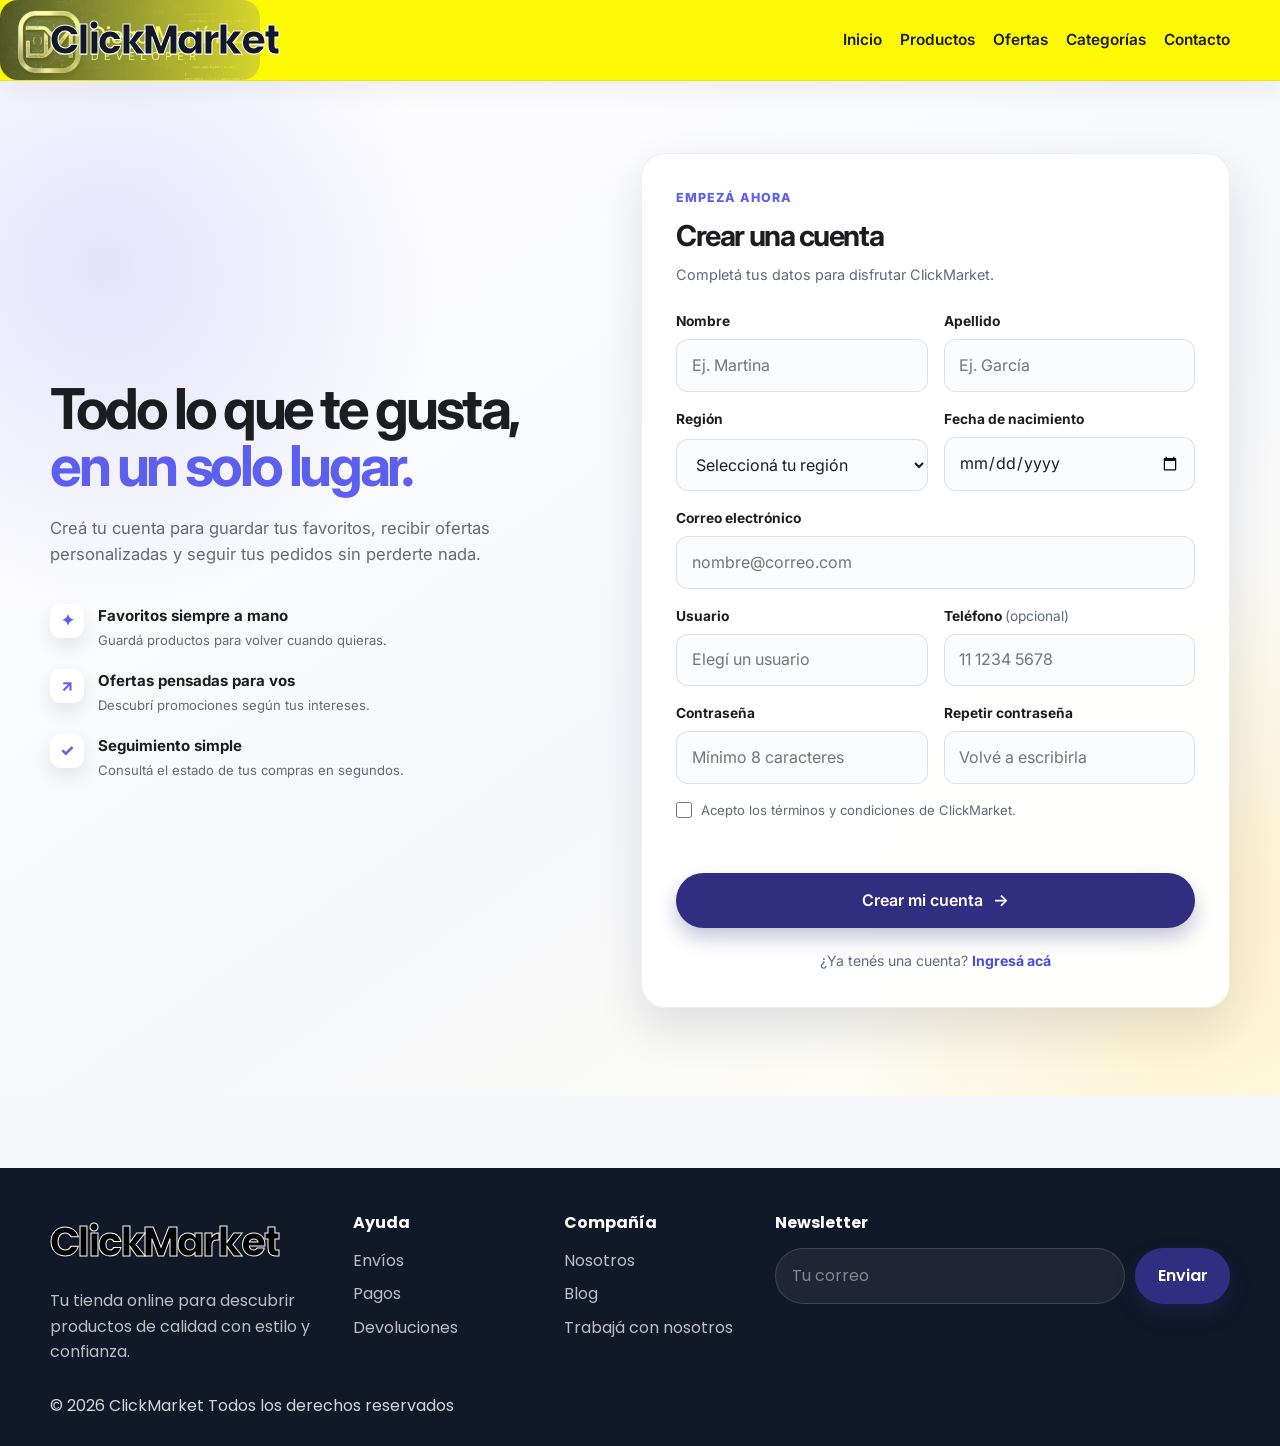
<file: registro.html>
<!DOCTYPE html>
<html lang="es">
  <head>
    <meta charset="UTF-8" />
    <meta name="viewport" content="width=device-width, initial-scale=1.0" />
    <title>Crear cuenta | ClickMarket</title>
    <meta
      name="description"
      content="Creá tu cuenta en ClickMarket y disfrutá una experiencia de compra personalizada."
    />
    <link rel="preconnect" href="https://fonts.googleapis.com" />
    <link rel="preconnect" href="https://fonts.gstatic.com" crossorigin />
    <link
      href="https://fonts.googleapis.com/css2?family=Inter:wght@400;500;600;700;800&family=Poppins:wght@400;500;600;700;800&display=swap"
      rel="stylesheet"
    />
    <link rel="stylesheet" href="./base.css" />
    <link rel="stylesheet" href="./registro.css" />
  </head>
  <body>
    <header class="topbar">
      <div class="container nav">
        <a class="brand" href="./index.html" aria-label="Volver al inicio de ClickMarket">
          <span>ClickMarket</span>
        </a>

        <nav class="nav-links" aria-label="Navegación principal">
          <a href="./index.html">Inicio</a>
          <a href="./productos.html">Productos</a>
          <a href="./index.html#ofertas">Ofertas</a>
          <a href="./index.html#categorias">Categorías</a>
          <a href="./contacto.html">Contacto</a>
        </nav>

        
      </div>
    </header>

    <main class="register-page">
      <section class="register-layout container" aria-labelledby="register-title">
        <div class="register-intro">
          <h1 id="register-title">Todo lo que te gusta,<br /><strong>en un solo lugar.</strong></h1>
          <p>Creá tu cuenta para guardar tus favoritos, recibir ofertas personalizadas y seguir tus pedidos sin perderte nada.</p>
          <div class="register-perks" aria-label="Beneficios de crear una cuenta">
            <div><span class="perk-icon">✦</span><span><strong>Favoritos siempre a mano</strong><small>Guardá productos para volver cuando quieras.</small></span></div>
            <div><span class="perk-icon">↗</span><span><strong>Ofertas pensadas para vos</strong><small>Descubrí promociones según tus intereses.</small></span></div>
            <div><span class="perk-icon">✓</span><span><strong>Seguimiento simple</strong><small>Consultá el estado de tus compras en segundos.</small></span></div>
          </div>
        </div>

        <div class="register-card">
          <div class="form-heading">
            <p class="form-kicker">Empezá ahora</p>
            <h2>Crear una cuenta</h2>
            <p>Completá tus datos para disfrutar ClickMarket.</p>
          </div>

          <form id="registerForm" class="register-form" novalidate>
            <div class="form-grid two-columns">
              <div class="field-group">
                <label for="nombre">Nombre</label>
                <input id="nombre" name="nombre" type="text" autocomplete="given-name" placeholder="Ej. Martina" required />
              </div>
              <div class="field-group">
                <label for="apellido">Apellido</label>
                <input id="apellido" name="apellido" type="text" autocomplete="family-name" placeholder="Ej. García" required />
              </div>
            </div>

            <div class="form-grid two-columns">
              <div class="field-group">
                <label for="region">Región</label>
                <select id="region" name="region" required>
                  <option value="" selected disabled>Seleccioná tu región</option>
                  <option>Buenos Aires</option>
                  <option>Centro</option>
                  <option>Cuyo</option>
                  <option>NEA</option>
                  <option>NOA</option>
                  <option>Patagonia</option>
                </select>
              </div>
              <div class="field-group">
                <label for="fechaNacimiento">Fecha de nacimiento</label>
                <input id="fechaNacimiento" name="fechaNacimiento" type="date" autocomplete="bday" required />
              </div>
            </div>

            <div class="field-group">
              <label for="email">Correo electrónico</label>
              <input id="email" name="email" type="email" autocomplete="email" placeholder="nombre@correo.com" required />
            </div>

            <div class="form-grid two-columns">
              <div class="field-group">
                <label for="usuario">Usuario</label>
                <input id="usuario" name="usuario" type="text" autocomplete="username" placeholder="Elegí un usuario" minlength="4" required />
              </div>
              <div class="field-group">
                <label for="telefono">Teléfono <span>(opcional)</span></label>
                <input id="telefono" name="telefono" type="tel" autocomplete="tel" placeholder="11 1234 5678" />
              </div>
            </div>

            <div class="form-grid two-columns">
              <div class="field-group">
                <label for="password">Contraseña</label>
                <input id="password" name="password" type="password" autocomplete="new-password" placeholder="Mínimo 8 caracteres" minlength="8" required />
              </div>
              <div class="field-group">
                <label for="confirmPassword">Repetir contraseña</label>
                <input id="confirmPassword" name="confirmPassword" type="password" autocomplete="new-password" placeholder="Volvé a escribirla" required />
              </div>
            </div>

            <label class="checkbox-wrap" for="terms">
              <input id="terms" name="terms" type="checkbox" required />
              <span>Acepto los términos y condiciones de ClickMarket.</span>
            </label>

            <p id="formMessage" class="form-message" role="status" aria-live="polite"></p>
            <button type="submit" class="btn btn-primary full-width">Crear mi cuenta <span aria-hidden="true">→</span></button>
          </form>

          <p class="login-prompt">¿Ya tenés una cuenta? <a href="./login.html">Ingresá acá</a></p>
        </div>
      </section>
    </main>

    <footer class="footer">
      <div class="container footer-inner">
        <div>
          <div class="brand footer-brand">
            <span>ClickMarket</span>
          </div>
          <p>Tu tienda online para descubrir productos de calidad con estilo y confianza.</p>
        </div>
        <div>
          <h4>Ayuda</h4>
          <ul>
            <li><a href="./contacto.html?tipo=envios#reclamos">Envíos</a></li>
            <li><a href="./contacto.html?tipo=pagos#reclamos">Pagos</a></li>
            <li><a href="./contacto.html?tipo=devoluciones#reclamos">Devoluciones</a></li>
          </ul>
        </div>
        <div>
          <h4>Compañía</h4>
          <ul>
            <li><a class="nosotros" href="./nosotros.html">Nosotros</a></li>
            <li><a href="#">Blog</a></li>
            <li><a href="#">Trabajá con nosotros</a></li>
          </ul>
        </div>
        <div>
          <h4>Newsletter</h4>
          <div class="newsletter">
            <input type="email" placeholder="Tu correo" aria-label="Correo para newsletter" />
            <button class="btn btn-primary" type="button">Enviar</button>
          </div>
        </div>
      </div>
      <div class="container footer-bottom">
        <span>© 2026 ClickMarket</span>
        <span>Todos los derechos reservados</span>
      </div>
    </footer>

    <script src="./registro.js"></script>
    <script src="./auth.js"></script>
    <script src="./carrito.js"></script>
  </body>
</html>
</file>
<file: base.css>
:root {
  --bg: #f6f7fb;
  --white: #ffffff;
  --text: #1c1d21;
  --muted: #616a7a;
  --primary: #5d5fef;
  --primary-dark: #494de4;
  --accent: #ffb703;
  --accent-soft: #fff3d6;
  --border: rgba(28, 29, 33, 0.08);
  --shadow: 0 20px 45px rgba(35, 41, 70, 0.12);
  --brand-yellow: #fdf905;
}

* {
  box-sizing: border-box;
  margin: 0;
  padding: 0;
}

html {
  scroll-behavior: smooth;
}

body {
  font-family: "Inter", sans-serif;
  background:
    radial-gradient(circle at 100% 0%, rgba(255, 183, 3, 0.08), transparent 22%),
    var(--bg);
  color: var(--text);
  line-height: 1.6;
}

a {
  color: inherit;
  text-decoration: none;
}

img {
  max-width: 100%;
  display: block;
}

button,
input,
select,
textarea {
  font: inherit;
}

.container {
  width: min(1180px, calc(100% - 32px));
  margin: 0 auto;
}

.topbar {
  position: sticky;
  top: 0;
  z-index: 20;
  backdrop-filter: blur(18px);
  background: var(--brand-yellow);
  border-bottom: 1px solid var(--border);
  box-shadow: 0 8px 24px rgba(28, 29, 33, 0.06);
}

.search-form {
  display: flex;
  align-items: center;
  flex: 1 1 300px;
  gap: 8px;
  min-width: 0;
}

.buscador {
  width: 100%;
  max-width: 400px;
  min-width: 0;
  padding: 8px 12px;
  border: 1px solid var(--border);
  border-radius: 999px;
  background: var(--white);
}

.nav {
  position: relative;
  display: flex;
  align-items: center;
  justify-content: space-between;
  min-height: 80px;
  gap: 24px;
}

.nav::before {
  content: "";
  position: absolute;
  inset: 0 auto 0 min(calc((100vw - 1180px) / -2), -16px);
  width: 260px;
  border-radius: 18px;
  background:
    linear-gradient(90deg, rgba(253, 249, 5, 0.2), rgba(253, 249, 5, 0.84)),
    url("./pics/devLogo.jpg") center / cover;
  opacity: 0.9;
  filter: saturate(0.8);
  pointer-events: none;

}

.nav:has(.search-form)::before {
  width: min(54%, 560px);
}

.nav > * {
  position: relative;
  z-index: 1;
}

.brand {
  display: inline-flex;
  align-items: center;
  gap: 14px;
  color: black;
  -webkit-text-stroke: 1px white;
  font-size: 40px;
  font-weight: 700;
  letter-spacing: -0.04em;
  flex-shrink: 0;
  font-family: "Poppins", sans-serif;
}

.topbar .brand {
  color: #111827;
  font-size: 40px;
  text-shadow: 0 1px 0 rgba(255, 255, 255, 0.65);
}

.topbar .brand > span {
  padding: 0;
  background: transparent;
}

.nav-links {
  display: flex;
  align-items: center;
  gap: 18px;
  color: black;
  font-weight: 600;
  font-size: 0.96rem;
  white-space: nowrap;
}

.nav-links a {
  transition: color 0.2s ease;
}

.nav-links a:hover {
  color: var(--primary-dark);
}

.nav-actions {
  display: flex;
  align-items: center;
  gap: 12px;
}

.nav-actions .btn {
  min-width: 132px;
  display: inline-flex;
  align-items: center;
  justify-content: center;
  text-align: center;
}

.welcome-message {
  color: var(--text);
  font-size: 0.9rem;
  font-weight: 700;
}

.btn {
  border: none;
  border-radius: 999px;
  padding: 0.9rem 1.4rem;
  font-weight: 600;
  cursor: pointer;
  transition: transform 0.2s ease, box-shadow 0.2s ease;
}

.btn:hover {
  transform: translateY(-1px);
}

.btn-primary {
  background: #312e81;
  color: var(--white);
  box-shadow: 0 10px 20px rgba(49, 46, 129, 0.28);
}

.btn-light {
  background: #1c1d21;
  color: var(--white);
}

.eyebrow {
  display: inline-block;
  margin-bottom: 16px;
  color: var(--primary);
  background: rgba(93, 95, 239, 0.1);
  border: 1px solid rgba(93, 95, 239, 0.12);
  border-radius: 999px;
  padding: 0.5rem 0.8rem;
  font-size: 0.8rem;
  font-weight: 700;
  letter-spacing: 0.04em;
  text-transform: uppercase;
}

.eyebrow.dark {
  background: rgba(28, 29, 33, 0.04);
  color: var(--text);
  border-color: var(--border);
}

.product-grid {
  display: grid;
  grid-template-columns: repeat(4, minmax(0, 1fr));
  gap: 22px;
}

.product-card {
  position: relative;
  background: var(--white);
  border: 1px solid var(--border);
  border-radius: 24px;
  overflow: hidden;
  box-shadow: 0 12px 28px rgba(15, 23, 42, 0.04);
  transition: transform 0.2s ease, box-shadow 0.2s ease;
}

.product-card:hover {
  transform: translateY(-4px);
  box-shadow: 0 18px 32px rgba(15, 23, 42, 0.08);
}

.product-card img {
  width: 100%;
  height: 260px;
  object-fit: cover;
}

.product-info {
  padding: 18px 18px 20px;
}

.product-info h3 {
  font-size: 1.15rem;
  margin-bottom: 6px;
}

.product-info p {
  color: var(--muted);
  font-size: 0.9rem;
}

.product-price-row {
  margin-top: 18px;
  display: flex;
  align-items: center;
  justify-content: space-between;
  gap: 12px;
}

.product-price-row strong {
  font-size: 1.15rem;
  letter-spacing: -0.05em;
}

.product-price-row span {
  color: #8a93a6;
  text-decoration: line-through;
  font-size: 0.82rem;
}

.badge {
  position: absolute;
  margin: 14px;
  display: inline-flex;
  background: rgba(255, 255, 255, 0.9);
  padding: 0.44rem 0.7rem;
  border-radius: 999px;
  font-weight: 700;
  font-size: 0.7rem;
  color: var(--text);
  z-index: 1;
}

.badge.sale {
  background: rgba(255, 183, 3, 0.18);
  color: #8a5d00;
}

.page-shell {
  padding: 54px 0 24px;
}

.page-header {
  display: flex;
  align-items: end;
  justify-content: space-between;
  gap: 18px;
  margin-bottom: 28px;
}

.breadcrumb {
  font-size: 0.82rem;
  text-transform: uppercase;
  letter-spacing: 0.08em;
  color: var(--muted);
  margin-bottom: 10px;
}

.page-header h1,
.detail-info h1,
.contact-page h1,
.checkout-page h1 {
  font-size: clamp(2.1rem, 3vw, 3rem);
  letter-spacing: -0.06em;
}

.footer {
  background: #111827;
  color: rgba(255, 255, 255, 0.82);
  margin-top: 72px;
  padding: 42px 0 28px;
  font-family: "Poppins", sans-serif;
}

.footer-inner {
  display: grid;
  grid-template-columns: 1.5fr 1fr 1fr 1.1fr;
  gap: 28px;
  padding-bottom: 28px;
}

.footer-brand {
  display: inline-flex;
  align-items: center;
  gap: 14px;
  margin-bottom: 14px;
}

.footer p,
.footer li,
.footer a {
  color: rgba(255, 255, 255, 0.72);
  transition: color 0.2s ease;
}

.footer a:hover {
  color: var(--white);
}

.footer h4 {
  margin-bottom: 12px;
  color: var(--white);
  font-size: 1rem;
}

.footer ul {
  list-style: none;
  display: grid;
  gap: 8px;
}

.newsletter {
  display: flex;
  gap: 10px;
  margin-top: 8px;
}

.newsletter input {
  flex: 1;
  min-width: 0;
  border-radius: 999px;
  border: 1px solid rgba(255, 255, 255, 0.14);
  background: rgba(255, 255, 255, 0.06);
  padding: 0.9rem 1rem;
  color: var(--white);
  outline: none;
}

.newsletter input::placeholder {
  color: rgba(255, 255, 255, 0.45);
}

@media (max-width: 980px) {
  .product-grid,
  .footer-inner {
    grid-template-columns: repeat(2, minmax(0, 1fr));
  }

  .nav {
    flex-wrap: wrap;
    padding: 16px 0;
  }

  .nav-links {
    order: 3;
    width: 100%;
    justify-content: center;
    flex-wrap: wrap;
  }
}

@media (max-width: 680px) {
  .product-grid,
  .footer-inner {
    grid-template-columns: 1fr;
  }

  .nav-actions {
    width: 100%;
    justify-content: space-between;
  }

  .search-form {
    order: 2;
    flex-basis: 100%;
  }

  .nav:has(.search-form)::before {
    width: 100%;
    height: 70px;
  }

  .nav-actions .btn {
    width: auto;
    min-width: 124px;
  }

  .btn {
    width: 100%;
  }

  .newsletter {
    flex-direction: column;
    align-items: stretch;
  }
}
</file>
<file: carrito.css>
.cart-layout {
  display: grid;
  grid-template-columns: minmax(0, 1.4fr) 360px;
  gap: 28px;
  align-items: start;
}

.cart-items {
  display: grid;
  gap: 18px;
}

.empty-cart {
  display: grid;
  justify-items: start;
  gap: 10px;
  padding: 42px 28px;
  background: var(--white);
  border: 1px solid var(--border);
  border-radius: 24px;
  box-shadow: 0 14px 30px rgba(15, 23, 42, 0.04);
}

.empty-cart p {
  color: var(--muted);
}

.cart-item {
  display: grid;
  grid-template-columns: 160px minmax(0, 1fr);
  gap: 18px;
  background: var(--white);
  border: 1px solid var(--border);
  border-radius: 24px;
  padding: 18px;
  box-shadow: 0 14px 30px rgba(15, 23, 42, 0.04);
}

.cart-item img {
  width: 100%;
  height: 150px;
  object-fit: cover;
  border-radius: 16px;
}

.cart-info {
  display: flex;
  flex-direction: column;
  justify-content: center;
}

.cart-info h3 {
  margin-bottom: 6px;
}

.cart-title-row {
  display: flex;
  justify-content: space-between;
  align-items: start;
  gap: 16px;
}

.cart-info p {
  color: var(--muted);
}

.cart-meta {
  display: flex;
  justify-content: space-between;
  align-items: center;
  gap: 12px;
  margin-top: 18px;
}

.cart-meta span {
  font-weight: 800;
  font-size: 1.2rem;
}

.qty-control {
  display: inline-flex;
  align-items: center;
  gap: 14px;
  border: 1px solid var(--border);
  border-radius: 999px;
  padding: 0.4rem 0.7rem;
}

.qty-control button {
  width: 28px;
  height: 28px;
  background: transparent;
  border: none;
  cursor: pointer;
  font-size: 1.1rem;
}

.remove-product {
  border: none;
  background: transparent;
  color: #dc2626;
  cursor: pointer;
  font-weight: 700;
}

.summary-card {
  background: var(--white);
  border: 1px solid var(--border);
  border-radius: 24px;
  box-shadow: 0 16px 30px rgba(15, 23, 42, 0.04);
  padding: 24px 20px;
  position: sticky;
  top: 96px;
}

.summary-card h3 {
  font-size: 1.2rem;
  margin-bottom: 18px;
}

.summary-row {
  display: flex;
  justify-content: space-between;
  gap: 12px;
  padding: 12px 0;
  border-bottom: 1px solid rgba(15, 23, 42, 0.06);
  color: var(--muted);
}

.summary-row strong {
  color: var(--text);
}

.summary-row.total {
  font-size: 1.1rem;
  font-weight: 800;
  color: var(--text);
  border-bottom: none;
  padding-bottom: 0;
}

.full-width {
  width: 100%;
  margin-top: 18px;
}

@media (max-width: 980px) {
  .cart-layout {
    grid-template-columns: 1fr;
  }

  .summary-card {
    position: static;
  }
}

@media (max-width: 680px) {
  .cart-item {
    grid-template-columns: 1fr;
  }

  .cart-meta {
    flex-direction: column;
    align-items: stretch;
  }
}
</file>
<file: checkout.css>
.checkout-layout {
  display: grid;
  grid-template-columns: minmax(0, 1.3fr) 360px;
  gap: 28px;
  align-items: start;
}

.card-form {
  background: var(--white);
  border: 1px solid var(--border);
  border-radius: 24px;
  box-shadow: 0 16px 30px rgba(15, 23, 42, 0.04);
  padding: 24px 22px;
}

.form-section + .form-section {
  margin-top: 22px;
}

.form-section h3 {
  font-size: 1.2rem;
  margin-bottom: 18px;
}

.form-grid {
  display: grid;
  grid-template-columns: repeat(2, minmax(0, 1fr));
  gap: 16px;
}

.form-grid input,
.form-grid textarea {
  width: 100%;
  border: 1px solid var(--border);
  border-radius: 14px;
  padding: 0.9rem 1rem;
  background: #f9fafb;
  color: var(--text);
  outline: none;
  transition: border-color 0.2s ease, box-shadow 0.2s ease;
}

.form-grid input:focus,
.form-grid textarea:focus {
  border-color: var(--primary);
  box-shadow: 0 0 0 3px rgba(93, 95, 239, 0.14);
}

.form-grid input:invalid:not(:placeholder-shown) {
  border-color: #dc2626;
}

.checkout-message {
  min-height: 1.5rem;
  margin-top: 14px;
  color: #b91c1c;
  font-size: 0.9rem;
}

.checkout-message.success {
  color: #15803d;
  font-weight: 700;
}

.form-grid .full {
  grid-column: 1 / -1;
}

.payment-options {
  display: grid;
  gap: 12px;
  margin-bottom: 18px;
  color: var(--muted);
}

.payment-options label {
  display: inline-flex;
  align-items: center;
  gap: 10px;
}

@media (max-width: 980px) {
  .checkout-layout {
    grid-template-columns: 1fr;
  }
}

@media (max-width: 680px) {
  .form-grid {
    grid-template-columns: 1fr;
  }
}
</file>
<file: contacto.css>
.contact-layout {
  display: grid;
  grid-template-columns: 0.9fr 1.1fr;
  gap: 24px;
  align-items: start;
}

.contact-info,
.contact-form {
  background: var(--white);
  border: 1px solid var(--border);
  border-radius: 24px;
  box-shadow: 0 16px 30px rgba(15, 23, 42, 0.04);
  padding: 24px 22px;
}

.contact-info h3,
.contact-form h3 {
  font-size: 1.2rem;
  margin-bottom: 18px;
}

.contact-info ul {
  list-style: none;
  display: grid;
  gap: 14px;
  color: var(--muted);
}

.contact-form {
  display: grid;
  gap: 18px;
}

.contact-form .form-grid {
  display: grid;
  grid-template-columns: repeat(2, minmax(0, 1fr));
  gap: 16px;
}

.contact-form .form-grid input,
.contact-form .form-grid textarea {
  width: 100%;
  border: 1px solid var(--border);
  border-radius: 14px;
  padding: 0.9rem 1rem;
  background: #f9fafb;
  color: var(--text);
  outline: none;
}

.contact-form .form-grid .full {
  grid-column: 1 / -1;
}

.claims-section {
  display: grid;
  grid-template-columns: 0.8fr 1.2fr;
  gap: 28px;
  margin-top: 34px;
  padding: 30px;
  background: var(--white);
  border: 1px solid var(--border);
  border-radius: 24px;
  box-shadow: 0 16px 30px rgba(15, 23, 42, 0.04);
}

.claims-heading h2 {
  margin-bottom: 10px;
  font-size: clamp(1.7rem, 3vw, 2.4rem);
}

.claims-heading > p:last-child {
  color: var(--muted);
}

.claim-form {
  display: grid;
  gap: 18px;
}

.claim-grid {
  display: grid;
  grid-template-columns: repeat(2, minmax(0, 1fr));
  gap: 16px;
}

.claim-grid label {
  display: grid;
  gap: 7px;
  color: var(--text);
  font-weight: 700;
  font-size: 0.88rem;
}

.claim-grid input,
.claim-grid select,
.claim-grid textarea {
  width: 100%;
  border: 1px solid var(--border);
  border-radius: 14px;
  padding: 0.9rem 1rem;
  background: #f9fafb;
  color: var(--text);
  outline: none;
  font-weight: 400;
}

.claim-grid input:focus,
.claim-grid select:focus,
.claim-grid textarea:focus {
  border-color: var(--primary);
  box-shadow: 0 0 0 3px rgba(93, 95, 239, 0.14);
}

.claim-full {
  grid-column: 1 / -1;
}

.claim-message {
  min-height: 1.5rem;
  color: #15803d;
  font-weight: 700;
}

@media (max-width: 980px) {
  .contact-layout {
    grid-template-columns: 1fr;
  }

  .claims-section {
    grid-template-columns: 1fr;
  }
}

@media (max-width: 680px) {
  .contact-form .form-grid {
    grid-template-columns: 1fr;
  }

  .claims-section {
    padding: 22px 18px;
  }

  .claim-grid {
    grid-template-columns: 1fr;
  }

  .claim-full {
    grid-column: auto;
  }
}
</file>
<file: detalle.css>
.detail-layout {
  display: grid;
  grid-template-columns: 1.1fr 0.9fr;
  gap: 32px;
  align-items: start;
}

.product-gallery {
  display: grid;
  gap: 18px;
}

.main-image {
  background: var(--white);
  border: 1px solid var(--border);
  border-radius: 26px;
  overflow: hidden;
  box-shadow: 0 16px 32px rgba(15, 23, 42, 0.05);
}

.main-image img {
  width: 100%;
  height: 520px;
  object-fit: cover;
}

.thumbs {
  display: grid;
  grid-template-columns: repeat(3, minmax(0, 1fr));
  gap: 12px;
}

.thumbs img {
  width: 100%;
  height: 120px;
  object-fit: cover;
  border-radius: 16px;
  border: 1px solid var(--border);
}

.detail-info {
  background: rgba(255, 255, 255, 0.8);
  border: 1px solid var(--border);
  border-radius: 26px;
  padding: 24px;
  box-shadow: 0 18px 36px rgba(15, 23, 42, 0.04);
}

.detail-info h1 {
  margin-bottom: 14px;
}

.rating-row {
  display: flex;
  gap: 18px;
  color: var(--muted);
  font-weight: 600;
  margin-bottom: 18px;
}

.price-block {
  display: flex;
  align-items: center;
  gap: 16px;
  margin-bottom: 18px;
}

.price-block strong {
  font-size: clamp(2rem, 2.8vw, 2.6rem);
  letter-spacing: -0.06em;
}

.price-block span {
  color: #8a93a6;
  text-decoration: line-through;
  font-size: 1.05rem;
}

.product-description {
  color: var(--muted);
  margin-bottom: 22px;
}

.purchase-box {
  display: flex;
  flex-direction: column;
  gap: 10px;
  margin-bottom: 18px;
}

.purchase-box label {
  font-weight: 700;
}

.quantity-box {
  display: inline-flex;
  align-items: center;
  width: fit-content;
  border: 1px solid var(--border);
  border-radius: 999px;
  overflow: hidden;
  background: var(--white);
}

.quantity-box button {
  width: 42px;
  height: 42px;
  border: none;
  background: transparent;
  font-size: 1.2rem;
  cursor: pointer;
  color: var(--text);
}

.quantity-box input {
  width: 68px;
  border: none;
  text-align: center;
  font-weight: 700;
  outline: none;
  background: transparent;
  color: var(--text);
}

.cta-row {
  display: flex;
  gap: 12px;
  margin-bottom: 18px;
}

.detail-points {
  list-style: none;
  display: grid;
  gap: 10px;
  color: var(--muted);
}

.detail-points li::before {
  content: "✓";
  color: #16a34a;
  font-weight: 700;
  margin-right: 8px;
}

.specs-box {
  margin-top: 34px;
  background: var(--white);
  border: 1px solid var(--border);
  border-radius: 26px;
  padding: 26px 22px;
  box-shadow: 0 16px 30px rgba(15, 23, 42, 0.04);
}

.specs-box h2 {
  margin-bottom: 18px;
  font-size: 1.7rem;
}

.specs-grid {
  display: grid;
  grid-template-columns: repeat(4, minmax(0, 1fr));
  gap: 16px;
}

.specs-grid div {
  background: #f9fafb;
  border: 1px solid rgba(15, 23, 42, 0.05);
  border-radius: 18px;
  padding: 18px;
}

.specs-grid span {
  display: block;
  color: var(--muted);
  font-size: 0.8rem;
  margin-bottom: 8px;
}

.detail-page + .footer {
  margin-top: 72px;
  padding: 42px 0 28px;
  background: #111827;
  color: rgba(255, 255, 255, 0.82);
}

.detail-page + .footer .footer-inner {
  display: grid;
  grid-template-columns: 1.5fr 1fr 1fr 1.1fr;
  gap: 28px;
}

.detail-page + .footer .footer-brand {
  margin-bottom: 14px;
}

.detail-page + .footer p,
.detail-page + .footer li,
.detail-page + .footer a {
  color: rgba(255, 255, 255, 0.72);
}

.detail-page + .footer h4 {
  margin-bottom: 12px;
  color: var(--white);
  font-size: 1rem;
}

.detail-page + .footer ul {
  display: grid;
  gap: 8px;
  list-style: none;
}

.detail-page + .footer .newsletter {
  display: flex;
  gap: 10px;
  margin-top: 8px;
}

.detail-page + .footer .newsletter input {
  min-width: 0;
  flex: 1;
}

@media (max-width: 980px) {
  .detail-layout,
  .specs-grid {
    grid-template-columns: 1fr;
  }

  .detail-page + .footer .footer-inner {
    grid-template-columns: repeat(2, minmax(0, 1fr));
  }
}

@media (max-width: 680px) {
  .cta-row {
    flex-direction: column;
    align-items: stretch;
  }

  .thumbs {
    grid-template-columns: 1fr;
  }

  .detail-page + .footer .footer-inner {
    grid-template-columns: 1fr;
  }

  .detail-page + .footer .newsletter {
    flex-direction: column;
  }
}
</file>
<file: login.css>
.auth-page {
  min-height: calc(100vh - 180px);
  display: grid;
  place-items: center;
  padding: 60px 16px;
}

.auth-card {
  width: min(520px, 100%);
  background: var(--white);
  border: 1px solid var(--border);
  border-radius: 28px;
  box-shadow: 0 20px 45px rgba(15, 23, 42, 0.08);
  padding: 26px;
}

.auth-tabs {
  display: grid;
  grid-template-columns: repeat(2, minmax(0, 1fr));
  gap: 10px;
  background: #f3f4f9;
  padding: 8px;
  border-radius: 16px;
  margin-bottom: 22px;
}

.tab {
  border: none;
  background: transparent;
  color: var(--muted);
  padding: 0.9rem 1rem;
  border-radius: 12px;
  font-weight: 700;
  cursor: pointer;
}

.tab.active {
  background: var(--white);
  color: var(--text);
  box-shadow: 0 8px 18px rgba(15, 23, 42, 0.06);
}

.auth-form {
  display: grid;
  gap: 18px;
}

.field-group {
  display: grid;
  gap: 8px;
}

.field-group label {
  font-weight: 600;
}

.field-group input {
  width: 100%;
  border: 1px solid var(--border);
  border-radius: 14px;
  padding: 0.9rem 1rem;
  background: #f9fafb;
  color: var(--text);
  outline: none;
}

.row-inline {
  display: flex;
  align-items: center;
  justify-content: space-between;
  gap: 12px;
  color: var(--muted);
  font-size: 0.92rem;
}

.checkbox-wrap {
  display: inline-flex;
  align-items: center;
  gap: 8px;
}

.checkbox-wrap input {
  accent-color: var(--primary);
}

.full-width {
  width: 100%;
}

@media (max-width: 680px) {
  .nav-links {
    display: none;
  }

  .nav {
    min-height: 70px;
  }

  .auth-card {
    padding: 20px 16px;
  }

  .row-inline {
    flex-direction: column;
    align-items: flex-start;
  }
}
</file>
<file: productos.css>
.page-shell {
  padding-top: 54px;
}

.result-summary {
  color: var(--muted);
  font-size: 0.95rem;
}

.catalog-layout {
  display: grid;
  grid-template-columns: 280px minmax(0, 1fr);
  gap: 24px;
  align-items: start;
}

.filters-card {
  background: var(--white);
  border: 1px solid var(--border);
  border-radius: 24px;
  box-shadow: 0 16px 30px rgba(15, 23, 42, 0.04);
  padding: 24px 20px;
  position: sticky;
  top: 96px;
}

.filters-card h3 {
  font-size: 1.2rem;
  margin-bottom: 18px;
}

.filter-group {
  border-top: 1px solid rgba(15, 23, 42, 0.06);
  padding-top: 18px;
  margin-top: 18px;
}

.filter-group label {
  display: block;
  font-weight: 700;
  margin-bottom: 12px;
}

.filter-group ul {
  list-style: none;
  display: grid;
  gap: 10px;
  color: var(--muted);
}

.filter-group a {
  color: var(--muted);
  display: block;
  border-radius: 10px;
  padding: 0.45rem 0.65rem;
  transition: color 0.2s ease, background 0.2s ease, transform 0.2s ease;
}

.filter-group a:hover,
.filter-group a.active {
  background: rgba(93, 95, 239, 0.12);
  color: var(--primary-dark);
  font-weight: 700;
  transform: translateX(3px);
}

.range-tags {
  display: flex;
  flex-wrap: wrap;
  gap: 8px;
}

.range-tags button {
  border: 1px solid transparent;
  background: #f0f2ff;
  border-radius: 999px;
  padding: 0.5rem 0.75rem;
  font-size: 0.78rem;
  color: var(--primary);
  font-weight: 600;
  cursor: pointer;
  transition: color 0.2s ease, background 0.2s ease, border-color 0.2s ease, transform 0.2s ease;
}

.range-tags button:hover,
.range-tags button.active {
  background: var(--primary);
  border-color: var(--primary);
  color: var(--white);
  transform: translateY(-2px);
}

.catalog-products {
  display: grid;
  gap: 18px;
}

.product-card img {
  height: 190px;
  object-fit: cover;
}

.product-info {
  min-height: 148px;
  padding: 16px;
}

.product-info h3 {
  min-height: 2.4em;
  margin-bottom: 6px;
  font-size: 1rem;
  line-height: 1.2;
}

.product-info p {
  min-height: 2.8em;
  color: var(--muted);
  font-size: 0.84rem;
  line-height: 1.4;
}

.product-price-row {
  margin-top: 14px;
}

.catalog-load-more {
  display: flex;
  justify-content: center;
  padding: 8px 0 0;
}

.catalog-load-more .full-width {
  width: auto;
  min-width: 220px;
  margin-top: 0;
  text-align: center;
}

.catalog-footer {
  margin-top: 56px;
}

.sort-bar {
  background: rgba(255, 255, 255, 0.8);
  border: 1px solid var(--border);
  border-radius: 16px;
  padding: 14px 18px;
  display: flex;
  justify-content: space-between;
  align-items: center;
  gap: 10px;
  color: var(--muted);
}

.sort-bar select {
  border: 1px solid var(--border);
  border-radius: 12px;
  background: var(--white);
  padding: 0.7rem 0.9rem;
  color: var(--text);
}

@media (max-width: 980px) {
  .catalog-layout {
    grid-template-columns: 1fr;
  }

  .filters-card {
    position: static;
  }
}

@media (max-width: 680px) {
  .product-card img {
    height: 180px;
  }

  .product-info {
    min-height: 136px;
  }
}
</file>
<file: registro.css>
:root {
  --register-yellow: #fdf905;
}

.topbar {
  background: var(--register-yellow);
}

.nav-links {
  color: var(--text);
}

.register-page {
  min-height: calc(100vh - 80px);
  padding: 72px 0 88px;
  background:
    radial-gradient(circle at 8% 18%, rgba(93, 95, 239, 0.16), transparent 24%),
    radial-gradient(circle at 92% 82%, rgba(255, 183, 3, 0.18), transparent 25%),
    linear-gradient(145deg, #ffffff 0%, #f6f7fb 58%, #fffdf0 100%);
}

.register-layout {
  display: grid;
  grid-template-columns: minmax(0, 0.92fr) minmax(520px, 1.08fr);
  align-items: center;
  gap: clamp(44px, 7vw, 100px);
}

.register-intro {
  max-width: 500px;
}

.register-intro h1 {
  margin-bottom: 20px;
  font-size: clamp(2.4rem, 4.4vw, 4.8rem);
  line-height: 1.02;
  letter-spacing: -0.06em;
}

.register-intro h1 strong {
  color: var(--primary);
}

.register-intro > p {
  max-width: 440px;
  margin-bottom: 36px;
  color: var(--muted);
  font-size: 1.04rem;
}

.register-perks {
  display: grid;
  gap: 18px;
}

.register-perks > div {
  display: flex;
  align-items: flex-start;
  gap: 14px;
}

.perk-icon {
  display: grid;
  flex: 0 0 34px;
  place-items: center;
  width: 34px;
  height: 34px;
  border-radius: 11px;
  background: var(--white);
  color: var(--primary);
  box-shadow: 0 8px 18px rgba(35, 41, 70, 0.1);
  font-weight: 800;
}

.register-perks strong,
.register-perks small {
  display: block;
}

.register-perks strong {
  margin-bottom: 2px;
  font-size: 0.94rem;
}

.register-perks small {
  color: var(--muted);
  font-size: 0.82rem;
}

.register-card {
  width: 100%;
  max-width: 650px;
  padding: 34px;
  background: rgba(255, 255, 255, 0.94);
  border: 1px solid var(--border);
  border-radius: 24px;
  box-shadow: var(--shadow);
}

.form-heading {
  margin-bottom: 24px;
}

.form-kicker {
  margin-bottom: 5px;
  color: var(--primary);
  font-size: 0.78rem;
  font-weight: 800;
  letter-spacing: 0.08em;
  text-transform: uppercase;
}

.form-heading h2 {
  margin-bottom: 4px;
  font-size: 1.8rem;
  letter-spacing: -0.05em;
}

.form-heading > p:last-child {
  color: var(--muted);
  font-size: 0.9rem;
}

.register-form {
  display: grid;
  gap: 16px;
}

.form-grid {
  display: grid;
  gap: 16px;
}

.two-columns {
  grid-template-columns: repeat(2, minmax(0, 1fr));
}

.field-group {
  display: grid;
  gap: 7px;
}

.field-group label {
  font-size: 0.86rem;
  font-weight: 700;
}

.field-group label span {
  color: var(--muted);
  font-weight: 400;
}

.field-group input,
.field-group select {
  width: 100%;
  min-height: 47px;
  padding: 0.78rem 0.9rem;
  border: 1px solid rgba(28, 29, 33, 0.12);
  border-radius: 12px;
  background: #fbfcff;
  color: var(--text);
  outline: none;
  transition: border-color 0.2s ease, box-shadow 0.2s ease, background 0.2s ease;
}

.field-group input:focus,
.field-group select:focus {
  border-color: var(--primary);
  background: var(--white);
  box-shadow: 0 0 0 4px rgba(93, 95, 239, 0.1);
}

.checkbox-wrap {
  display: flex;
  align-items: flex-start;
  gap: 9px;
  color: var(--muted);
  font-size: 0.82rem;
}

.checkbox-wrap input {
  width: 16px;
  height: 16px;
  margin-top: 2px;
  accent-color: var(--primary);
}

.full-width {
  width: 100%;
}

.full-width span {
  margin-left: 6px;
  font-size: 1.05rem;
}

.form-message {
  min-height: 20px;
  color: #b42318;
  font-size: 0.84rem;
}

.form-message.success {
  color: #147a4b;
}

.login-prompt {
  margin-top: 22px;
  color: var(--muted);
  font-size: 0.88rem;
  text-align: center;
}

.login-prompt a {
  color: var(--primary-dark);
  font-weight: 700;
}

@media (max-width: 900px) {
  .register-layout {
    grid-template-columns: 1fr;
    gap: 42px;
  }

  .register-intro {
    max-width: 650px;
  }

  .register-card {
    max-width: 720px;
  }
}

@media (max-width: 680px) {
  .nav-links {
    display: none;
  }

  .nav {
    min-height: 70px;
  }

  .nav-actions .btn-primary {
    display: none;
  }

  .register-page {
    padding: 42px 0 58px;
  }

  .register-intro h1 {
    font-size: clamp(2.35rem, 12vw, 3.4rem);
  }

  .register-card {
    padding: 24px 18px;
    border-radius: 20px;
  }

  .two-columns {
    grid-template-columns: 1fr;
  }
}
</file>
